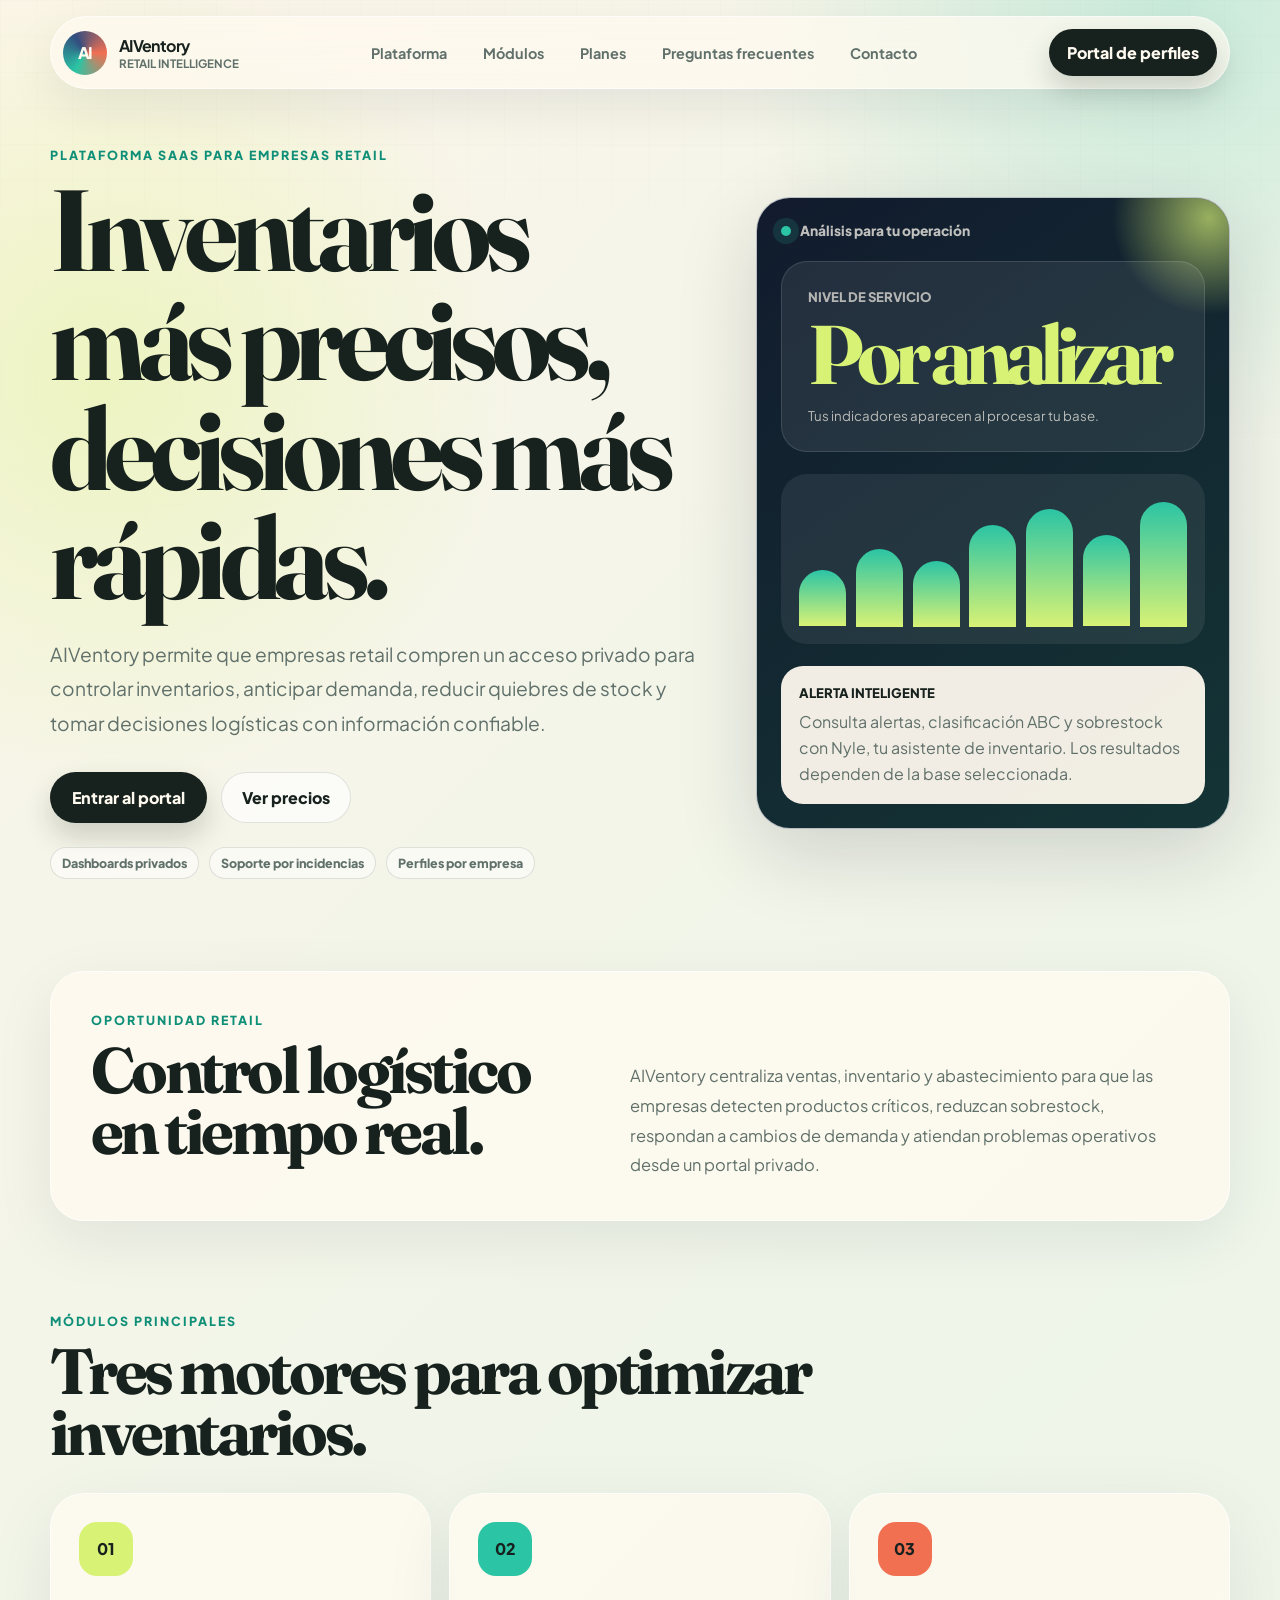
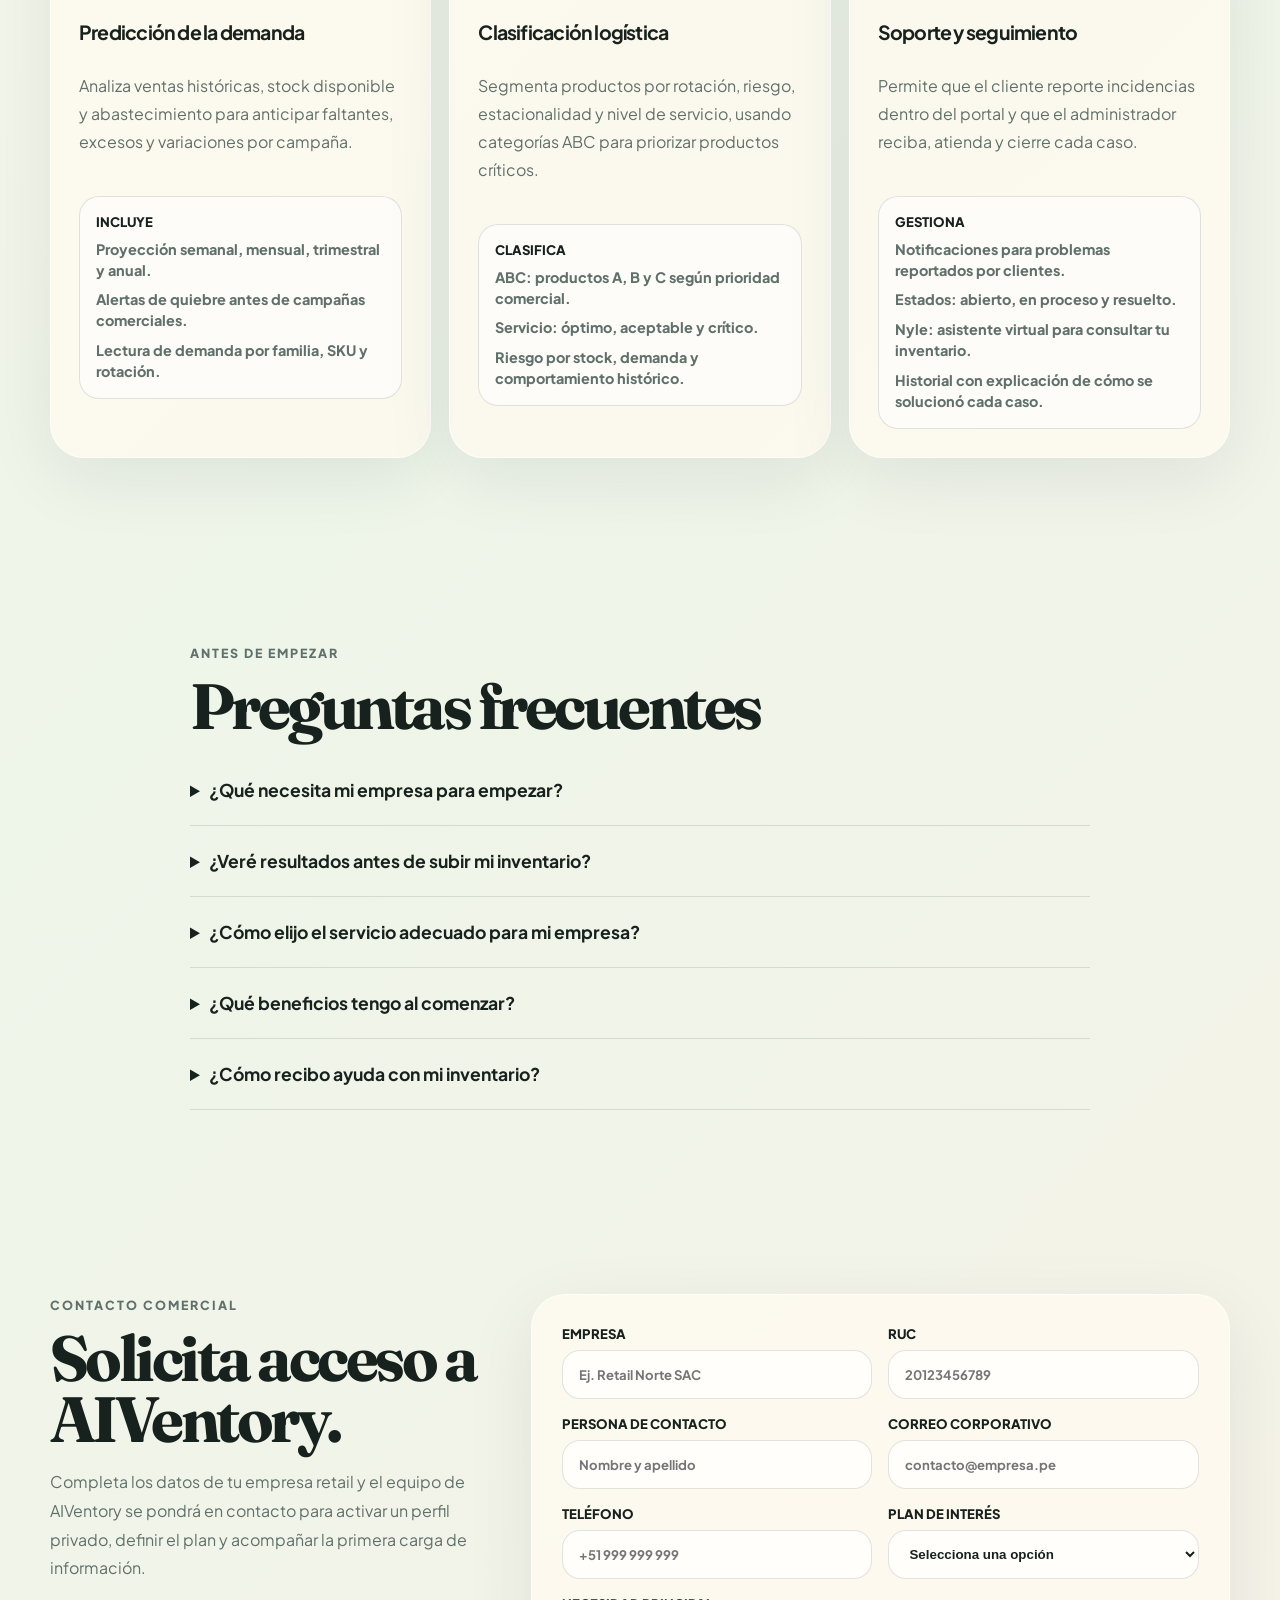
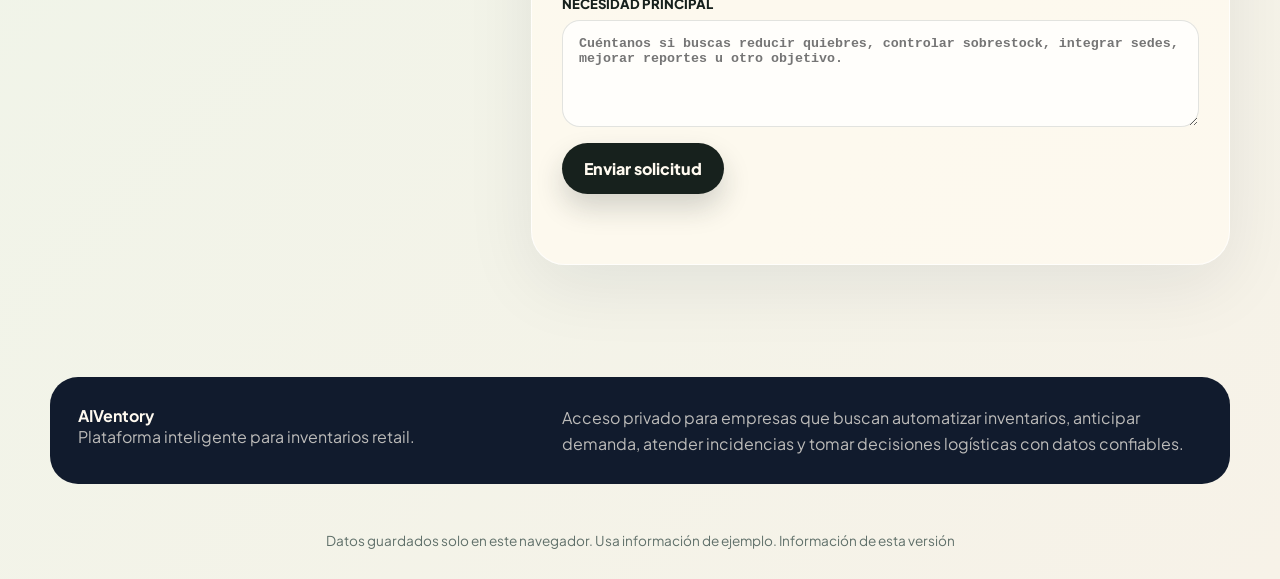
<file: index.html>
<!DOCTYPE html>
<html lang="es">
  <head>
    <meta charset="UTF-8" />
    <meta name="viewport" content="width=device-width, initial-scale=1.0" />
    <title>AIVentory | Plataforma inteligente de inventarios</title>
    <meta
      name="description"
      content="AIVentory ayuda a empresas retail a optimizar inventarios con predicción de demanda, clasificación logística, dashboards privados y soporte operativo."
    />
    <link rel="preconnect" href="https://fonts.googleapis.com" />
    <link rel="preconnect" href="https://fonts.gstatic.com" crossorigin />
    <link
      href="https://fonts.googleapis.com/css2?family=Fraunces:opsz,wght@9..144,700;9..144,800&family=Plus+Jakarta+Sans:wght@400;500;600;700;800&display=swap"
      rel="stylesheet"
    />
    <link rel="stylesheet" href="styles.css" />
    <link rel="stylesheet" href="local.css" />
  </head>
  <body>
    <div class="grain"></div>

    <header class="site-header">
      <a class="brand" href="#inicio" aria-label="Ir al inicio de AIVentory">
        <span class="brand-mark">AI</span>
        <span>
          <strong>AIVentory</strong>
          <small>Retail intelligence</small>
        </span>
      </a>

      <nav class="main-nav" aria-label="Navegación principal">
        <a href="#plataforma">Plataforma</a>
        <a href="#modulos">Módulos</a>
        <a href="planes.html">Planes</a>
        <a href="#preguntas">Preguntas frecuentes</a>
        <a href="#contacto">Contacto</a>
      </nav>

      <a class="header-action" href="portal.html">Portal de perfiles</a>
    </header>

    <main>
      <section class="hero section" id="inicio">
        <div class="hero-copy reveal">
          <p class="eyebrow">Plataforma SaaS para empresas retail</p>
          <h1>Inventarios más precisos, decisiones más rápidas.</h1>
          <p class="hero-text">
            AIVentory permite que empresas retail compren un acceso privado para
            controlar inventarios, anticipar demanda, reducir quiebres de stock
            y tomar decisiones logísticas con información confiable.
          </p>
          <div class="hero-actions">
            <a class="primary-action" href="portal.html">Entrar al portal</a>
            <a class="secondary-action" href="planes.html">Ver precios</a>
          </div>
          <div class="trust-row" aria-label="Características principales">
            <span>Dashboards privados</span>
            <span>Soporte por incidencias</span>
            <span>Perfiles por empresa</span>
          </div>
        </div>

        <aside class="hero-panel reveal" aria-label="Resumen de AIVentory">
          <div class="panel-topline">
            <span class="live-dot"></span>
            Análisis para tu operación
          </div>
          <div class="score-card">
            <span class="score-label">Nivel de servicio</span>
            <strong>Por analizar</strong>
            <small>Tus indicadores aparecen al procesar tu base.</small>
          </div>
          <div class="mini-chart" aria-label="Ilustración de una tendencia de demanda">
            <span style="--height: 42%"></span>
            <span style="--height: 58%"></span>
            <span style="--height: 49%"></span>
            <span style="--height: 76%"></span>
            <span style="--height: 88%"></span>
            <span style="--height: 68%"></span>
            <span style="--height: 93%"></span>
          </div>
          <div class="insight-card">
            <span>Alerta inteligente</span>
            <p>
              Consulta alertas, clasificación ABC y sobrestock con Nyle, tu asistente
              de inventario. Los resultados dependen de la base seleccionada.
            </p>
          </div>
        </aside>
      </section>

      <section class="section problem-strip reveal" id="plataforma">
        <div>
          <p class="eyebrow">Oportunidad retail</p>
          <h2>Control logístico en tiempo real.</h2>
        </div>
        <p>
          AIVentory centraliza ventas, inventario y abastecimiento para que las
          empresas detecten productos críticos, reduzcan sobrestock, respondan a
          cambios de demanda y atiendan problemas operativos desde un portal
          privado.
        </p>
      </section>

      <section class="section modules" id="modulos">
        <div class="section-heading reveal">
          <p class="eyebrow">Módulos principales</p>
          <h2>Tres motores para optimizar inventarios.</h2>
        </div>

        <div class="module-grid">
          <article class="module-card reveal">
            <span class="module-number">01</span>
            <h3>Predicción de la demanda</h3>
            <p>
              Analiza ventas históricas, stock disponible y abastecimiento para
              anticipar faltantes, excesos y variaciones por campaña.
            </p>
            <div class="module-detail">
              <strong>Incluye</strong>
              <span>Proyección semanal, mensual, trimestral y anual.</span>
              <span>Alertas de quiebre antes de campañas comerciales.</span>
              <span>Lectura de demanda por familia, SKU y rotación.</span>
            </div>
          </article>

          <article class="module-card reveal">
            <span class="module-number">02</span>
            <h3>Clasificación logística</h3>
            <p>
              Segmenta productos por rotación, riesgo, estacionalidad y nivel de
              servicio, usando categorías ABC para priorizar productos críticos.
            </p>
            <div class="module-detail">
              <strong>Clasifica</strong>
              <span>ABC: productos A, B y C según prioridad comercial.</span>
              <span>Servicio: óptimo, aceptable y crítico.</span>
              <span>Riesgo por stock, demanda y comportamiento histórico.</span>
            </div>
          </article>

          <article class="module-card reveal">
            <span class="module-number">03</span>
            <h3>Soporte y seguimiento</h3>
            <p>
              Permite que el cliente reporte incidencias dentro del portal y que
              el administrador reciba, atienda y cierre cada caso.
            </p>
            <div class="module-detail">
              <strong>Gestiona</strong>
              <span>Notificaciones para problemas reportados por clientes.</span>
              <span>Estados: abierto, en proceso y resuelto.</span>
              <span>Nyle: asistente virtual para consultar tu inventario.</span>
              <span>Historial con explicación de cómo se solucionó cada caso.</span>
            </div>
          </article>
        </div>
      </section>

    <section id="preguntas" class="section"><div class="faq"><p class="eyebrow">Antes de empezar</p><h2>Preguntas frecuentes</h2>
      <details><summary>¿Qué necesita mi empresa para empezar?</summary><p>Una cuenta de cliente y un archivo Excel, CSV o PDF con una tabla que incluya Producto, Stock y Demanda o Ventas. Categoría es opcional. El PDF debe tener texto seleccionable. Desde el portal podrás cargar la base y generar su análisis.</p></details>
      <details><summary>¿Veré resultados antes de subir mi inventario?</summary><p>No. Los indicadores, la clasificación y las respuestas de Nyle sobre productos aparecen al procesar o seleccionar una base de tu empresa. Las proyecciones son estimaciones para apoyar tus decisiones, no garantías de ventas.</p></details>
      <details><summary>¿Cómo elijo el servicio adecuado para mi empresa?</summary><p>En la sección Planes puedes comparar las opciones según el tamaño y las necesidades de tu operación. Si necesitas orientación, déjanos tus datos en Contacto y te ayudaremos a elegir.</p></details>
      <details><summary>¿Qué beneficios tengo al comenzar?</summary><p>Los beneficios dependen de la modalidad: puedes acceder a días de prueba, descuentos o meses incluidos sin costo adicional. Consulta las condiciones de cada opción en Planes.</p></details>
      <details><summary>¿Cómo recibo ayuda con mi inventario?</summary><p>En tu perfil puedes consultar a Nyle sobre una base de datos, revisar alertas y reportar incidencias desde Soporte. El administrador podrá dar seguimiento al caso e indicar la solución aplicada.</p></details>
    </div></section>

      <section class="section contact-section reveal" id="contacto">
        <div class="contact-copy">
          <p class="eyebrow">Contacto comercial</p>
          <h2>Solicita acceso a AIVentory.</h2>
          <p>
            Completa los datos de tu empresa retail y el equipo de AIVentory se
            pondrá en contacto para activar un perfil privado, definir el plan y
            acompañar la primera carga de información.
          </p>
        </div>

        <form class="contact-form" id="leadForm">
          <label>
            Empresa
            <input name="company" type="text" placeholder="Ej. Retail Norte SAC" required />
          </label>
          <label>
            RUC
            <input name="ruc" type="text" placeholder="20123456789" required />
          </label>
          <label>
            Persona de contacto
            <input name="contact" type="text" placeholder="Nombre y apellido" required />
          </label>
          <label>
            Correo corporativo
            <input name="email" type="email" placeholder="contacto@empresa.pe" required />
          </label>
          <label>
            Teléfono
            <input name="phone" type="tel" placeholder="+51 999 999 999" required />
          </label>
          <label>
            Plan de interés
            <select name="plan" required>
              <option value="">Selecciona una opción</option>
              <option value="Retail Pro">Retail Pro</option>
              <option value="Enterprise">Enterprise</option>
              <option value="Aún no definido">Aún no definido</option>
            </select>
          </label>
          <label class="full-field">
            Necesidad principal
            <textarea
              name="message"
              rows="5"
              placeholder="Cuéntanos si buscas reducir quiebres, controlar sobrestock, integrar sedes, mejorar reportes u otro objetivo."
              required
            ></textarea>
          </label>
          <button class="primary-action" type="submit">Enviar solicitud</button>
          <strong class="form-status" id="leadStatus" aria-live="polite"></strong>
        </form>
      </section>
    </main>

    <footer class="site-footer">
      <div>
        <strong>AIVentory</strong>
        <span>Plataforma inteligente para inventarios retail.</span>
      </div>
      <p>
        Acceso privado para empresas que buscan automatizar inventarios,
        anticipar demanda, atender incidencias y tomar decisiones logísticas con
        datos confiables.
      </p>
    </footer>

    <script src="local.js"></script>
    <script src="script.js"></script>
  <p style="text-align:center;padding:16px;font-size:.85rem;color:#60706a">Datos guardados solo en este navegador. Usa información de ejemplo. <a href="LEEME.txt">Información de esta versión</a></p></body>
</html>
</file>
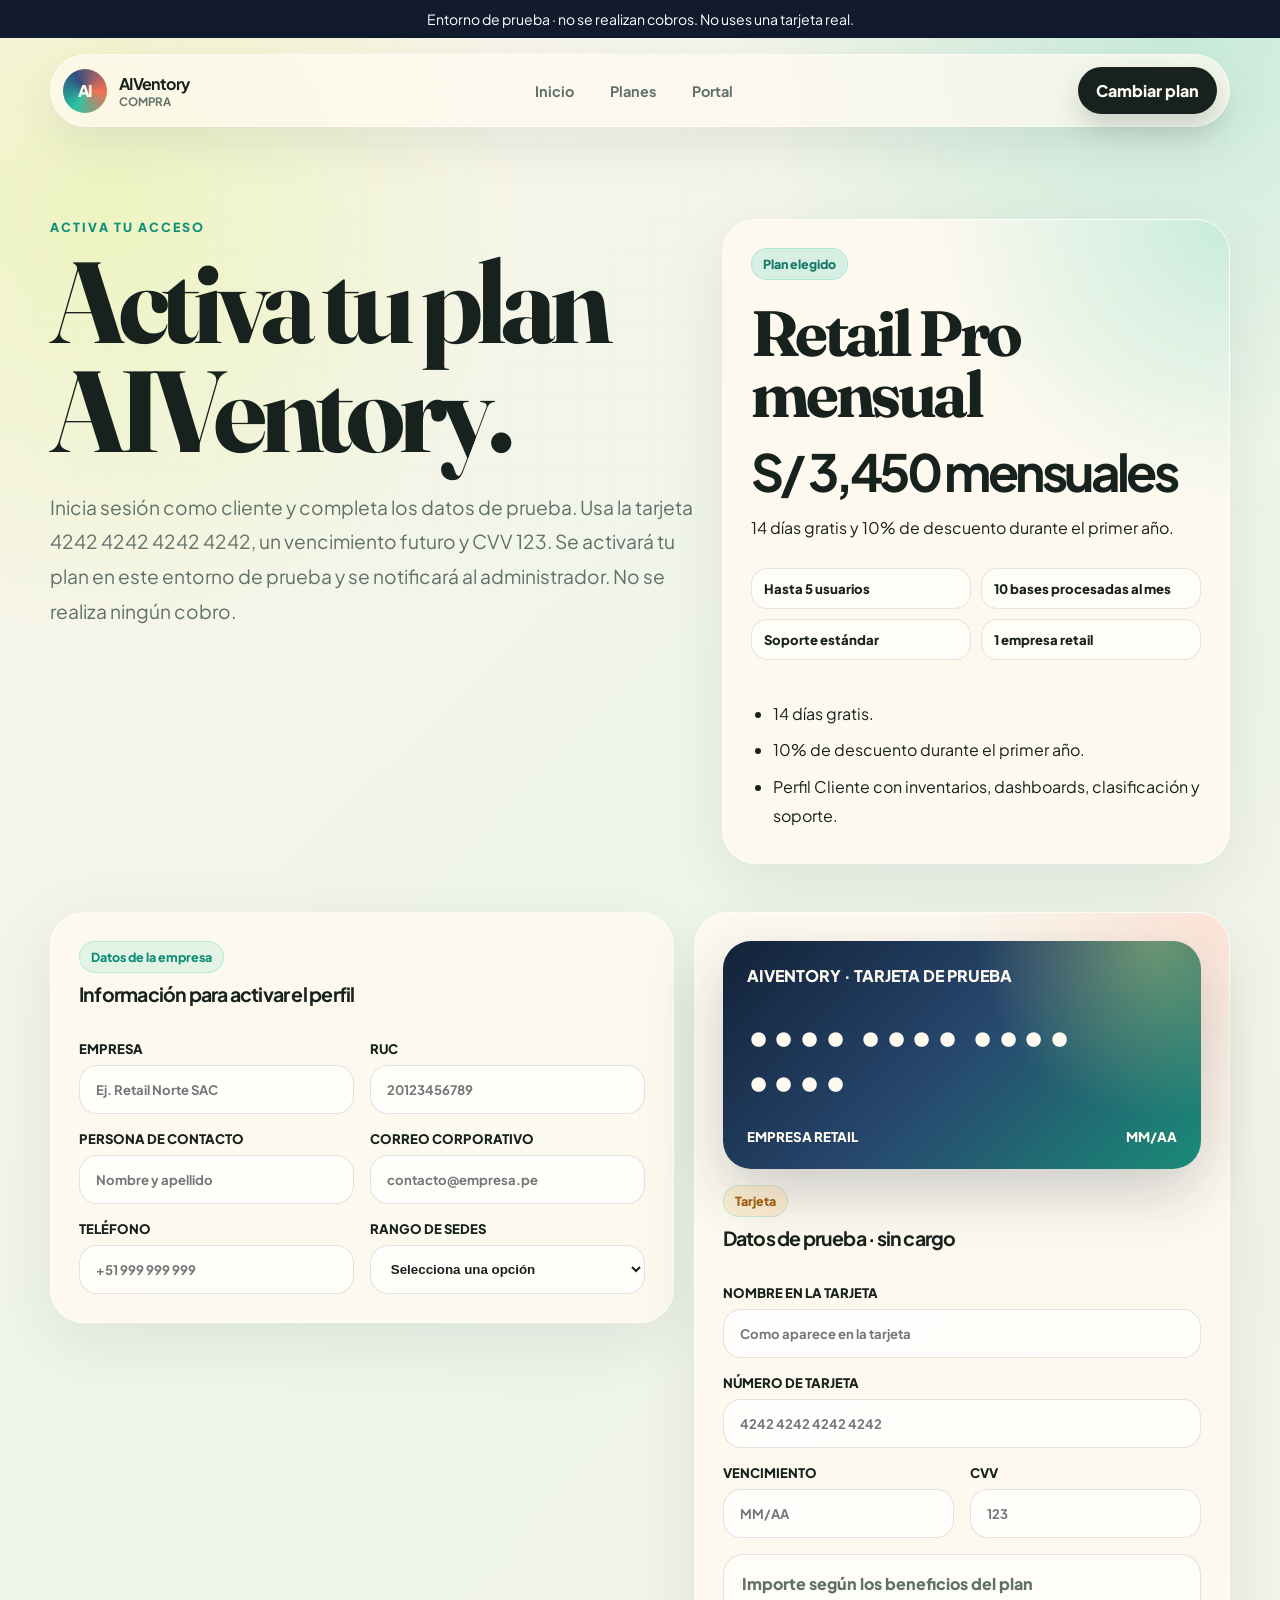
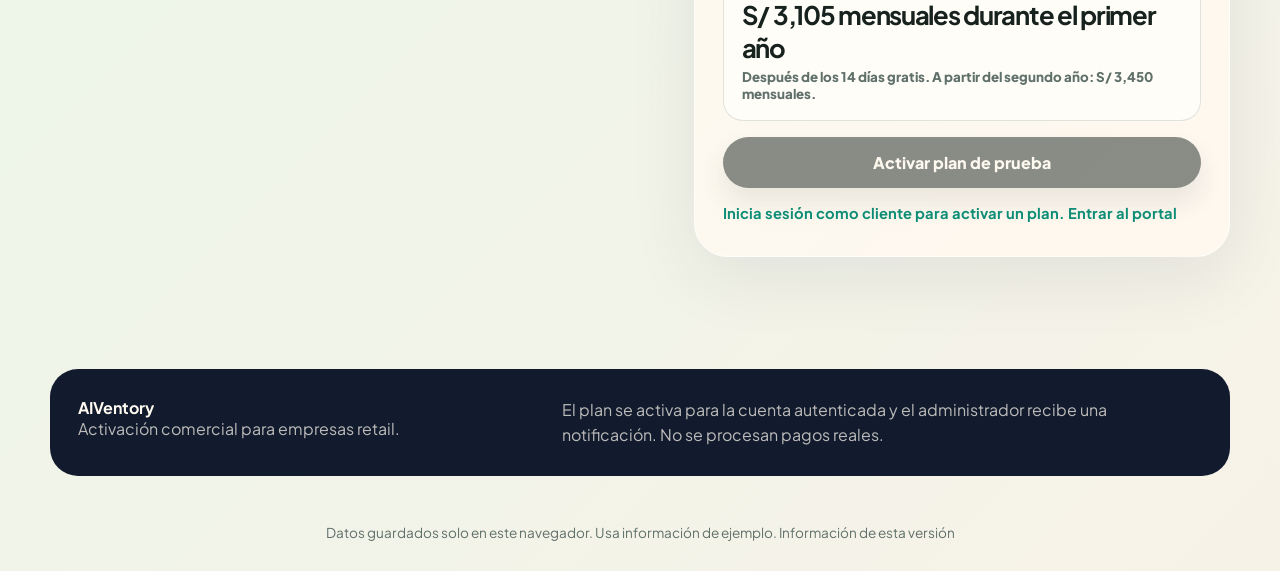
<file: comprar.html>
<!DOCTYPE html>
<html lang="es">
  <head>
    <meta charset="UTF-8" />
    <meta name="viewport" content="width=device-width, initial-scale=1.0" />
    <title>AIVentory | Checkout de prueba</title>
    <meta
      name="description"
      content="Completa la compra de tu plan AIVentory y registra los datos de activación para tu empresa retail."
    />
    <link rel="preconnect" href="https://fonts.googleapis.com" />
    <link rel="preconnect" href="https://fonts.gstatic.com" crossorigin />
    <link
      href="https://fonts.googleapis.com/css2?family=Fraunces:opsz,wght@9..144,700;9..144,800&family=Plus+Jakarta+Sans:wght@400;500;600;700;800&display=swap"
      rel="stylesheet"
    />
    <link rel="stylesheet" href="styles.css" />
    <link rel="stylesheet" href="local.css" />
  </head>
  <body>
    <div class="local-banner">Entorno de prueba · no se realizan cobros. No uses una tarjeta real.</div>
    <div class="grain"></div>

    <header class="site-header">
      <a class="brand" href="index.html" aria-label="Volver a AIVentory">
        <span class="brand-mark">AI</span>
        <span>
          <strong>AIVentory</strong>
          <small>Compra</small>
        </span>
      </a>

      <nav class="main-nav" aria-label="Navegación de compra">
        <a href="index.html">Inicio</a>
        <a href="planes.html">Planes</a>
        <a href="portal.html">Portal</a>
      </nav>

      <a class="header-action" href="planes.html">Cambiar plan</a>
    </header>

    <main>
      <section class="section checkout-hero reveal">
        <div>
          <p class="eyebrow">Activa tu acceso</p>
          <h1>Activa tu plan AIVentory.</h1>
          <p class="hero-text">
            Inicia sesión como cliente y completa los datos de prueba. Usa la tarjeta
            4242 4242 4242 4242, un vencimiento futuro y CVV 123. Se activará tu plan
            en este entorno de prueba y se notificará al administrador. No se realiza ningún cobro.
          </p>
        </div>
        <aside class="checkout-plan-card">
          <span class="chip success">Plan elegido</span>
          <h2 id="checkoutPlanName">Retail Pro mensual</h2>
          <strong id="checkoutPlanPrice">S/ 3,450 mensuales</strong>
          <p id="checkoutPlanOffer">14 días gratis y 10% de descuento durante el primer año.</p>
          <div class="plan-capacity-grid" id="checkoutPlanCapacity"></div>
          <ul class="checkout-benefits" id="checkoutPlanBenefits"></ul>
        </aside>
      </section>

      <section class="section checkout-section reveal">
        <form class="checkout-form" id="purchaseForm">
          <input type="hidden" name="planKey" id="checkoutPlanKey" />

          <div class="checkout-form-panel">
            <div class="card-heading">
              <div>
                <span class="chip">Datos de la empresa</span>
                <h3>Información para activar el perfil</h3>
              </div>
            </div>

            <label>
              Empresa
              <input name="company" type="text" placeholder="Ej. Retail Norte SAC" required />
            </label>
            <label>
              RUC
              <input name="ruc" type="text" inputmode="numeric" placeholder="20123456789" required />
            </label>
            <label>
              Persona de contacto
              <input name="contact" type="text" placeholder="Nombre y apellido" required />
            </label>
            <label>
              Correo corporativo
              <input name="email" type="email" placeholder="contacto@empresa.pe" required />
            </label>
            <label>
              Teléfono
              <input name="phone" type="tel" placeholder="+51 999 999 999" required />
            </label>
            <label>
              Rango de sedes
              <select name="stores" required>
                <option value="">Selecciona una opción</option>
                <option value="1 sede">1 sede</option>
                <option value="2 a 5 sedes">2 a 5 sedes</option>
                <option value="6 a 20 sedes">6 a 20 sedes</option>
                <option value="Más de 20 sedes">Más de 20 sedes</option>
              </select>
            </label>
          </div>

          <div class="checkout-form-panel payment-panel">
            <div class="payment-card-preview" aria-label="Vista de tarjeta">
              <span>AIVentory · TARJETA DE PRUEBA</span>
              <strong id="cardPreviewNumber">•••• •••• •••• ••••</strong>
              <div>
                <small id="cardPreviewName">EMPRESA RETAIL</small>
                <small id="cardPreviewExpiry">MM/AA</small>
              </div>
            </div>

            <div class="card-heading">
              <div>
                <span class="chip warning">Tarjeta</span>
                <h3>Datos de prueba · sin cargo</h3>
              </div>
            </div>

            <label class="full-field">
              Nombre en la tarjeta
              <input name="cardName" type="text" placeholder="Como aparece en la tarjeta" required />
            </label>
            <label class="full-field">
              Número de tarjeta
              <input
                name="cardNumber"
                type="text"
                inputmode="numeric"
                maxlength="19"
                placeholder="4242 4242 4242 4242"
                required
              />
            </label>
            <label>
              Vencimiento
              <input name="expiry" type="text" maxlength="5" placeholder="MM/AA" required />
            </label>
            <label>
              CVV
              <input name="cvv" type="password" inputmode="numeric" maxlength="4" placeholder="123" required />
            </label>

            <div class="checkout-total">
              <span>Importe según los beneficios del plan</span>
              <strong id="checkoutTotal">S/ 3,450 mensuales</strong>
              <small id="checkoutTotalNote">Beneficio aplicado según el plan elegido.</small>
            </div>

            <button class="primary-action" type="submit">Activar plan de prueba</button>
            <strong class="form-status" id="purchaseStatus" aria-live="polite"></strong>
          </div>
        </form>
      </section>
    </main>

    <footer class="site-footer">
      <div>
        <strong>AIVentory</strong>
        <span>Activación comercial para empresas retail.</span>
      </div>
      <p>
        El plan se activa para la cuenta autenticada y el
        administrador recibe una notificación. No se procesan pagos reales.
      </p>
    </footer>

    <script src="local.js"></script><script src="script.js"></script>
  <p style="text-align:center;padding:16px;font-size:.85rem;color:#60706a">Datos guardados solo en este navegador. Usa información de ejemplo. <a href="LEEME.txt">Información de esta versión</a></p></body>
</html>
</file>
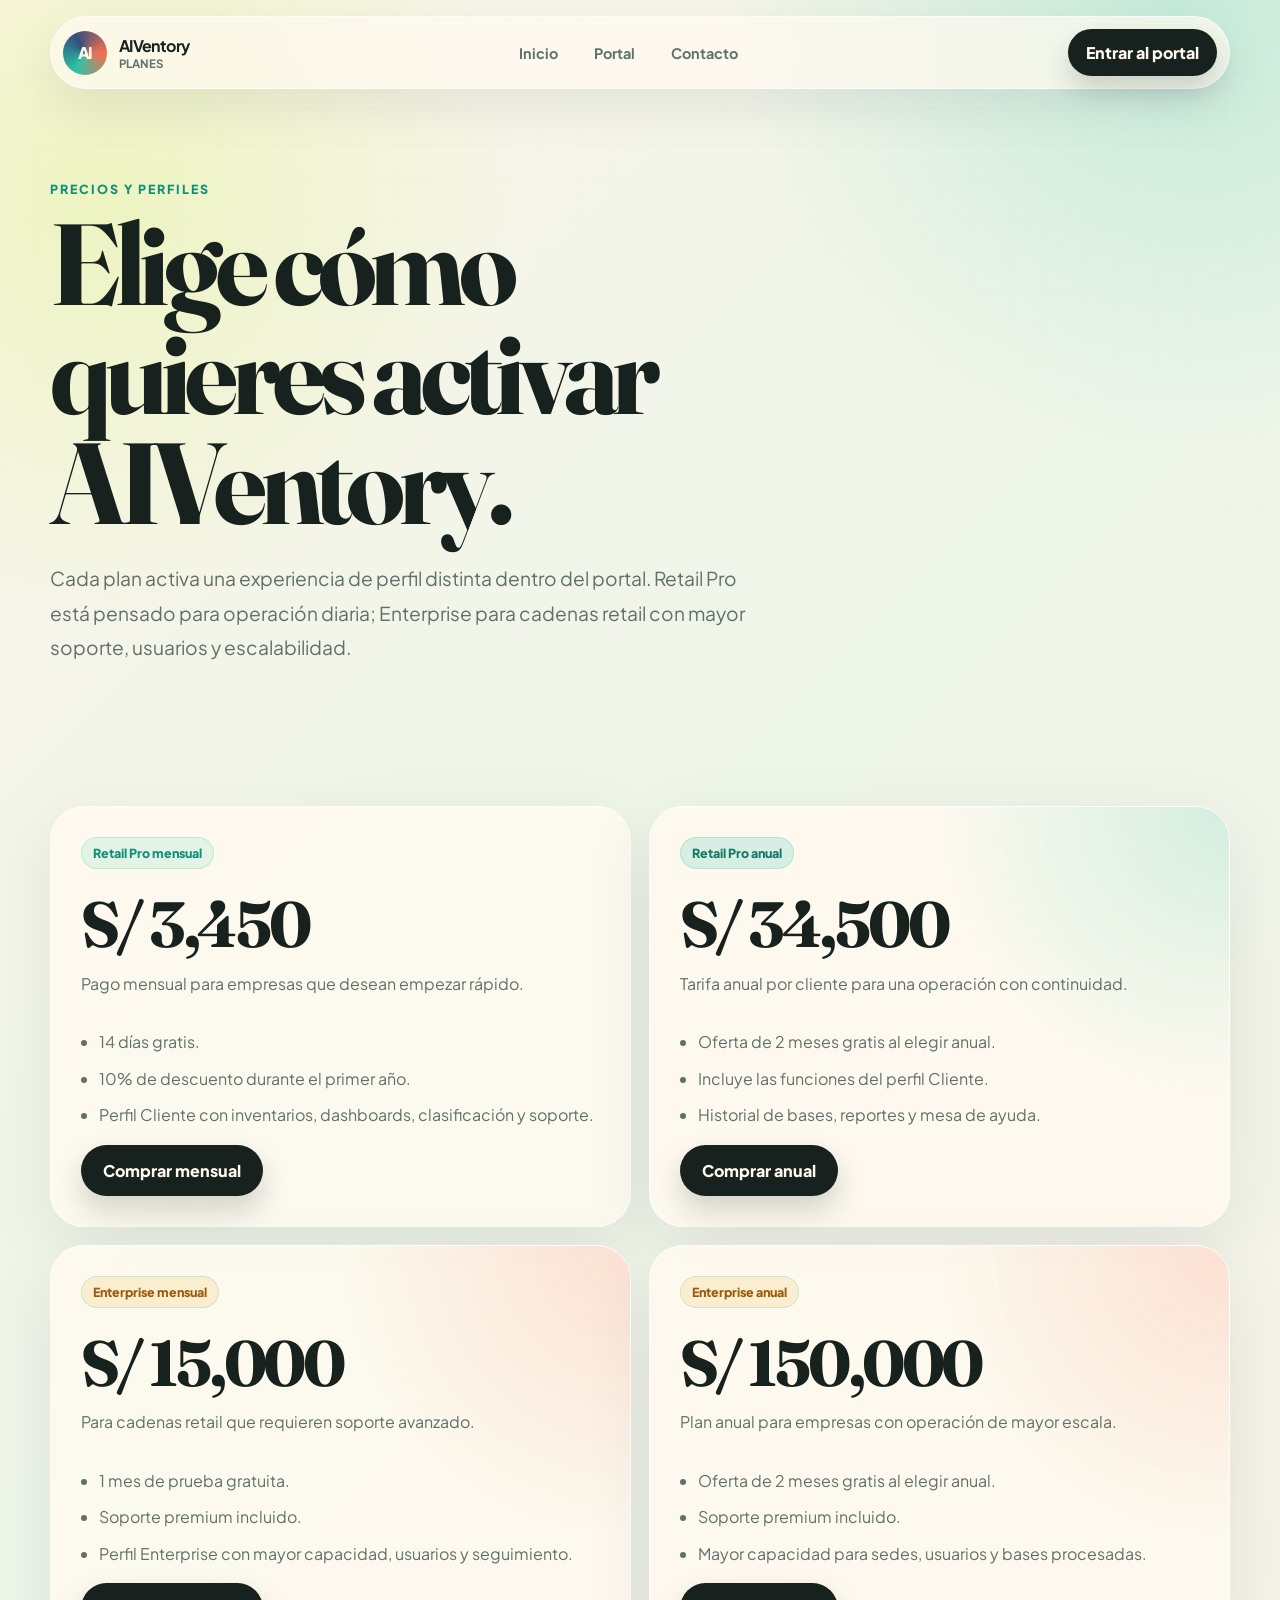
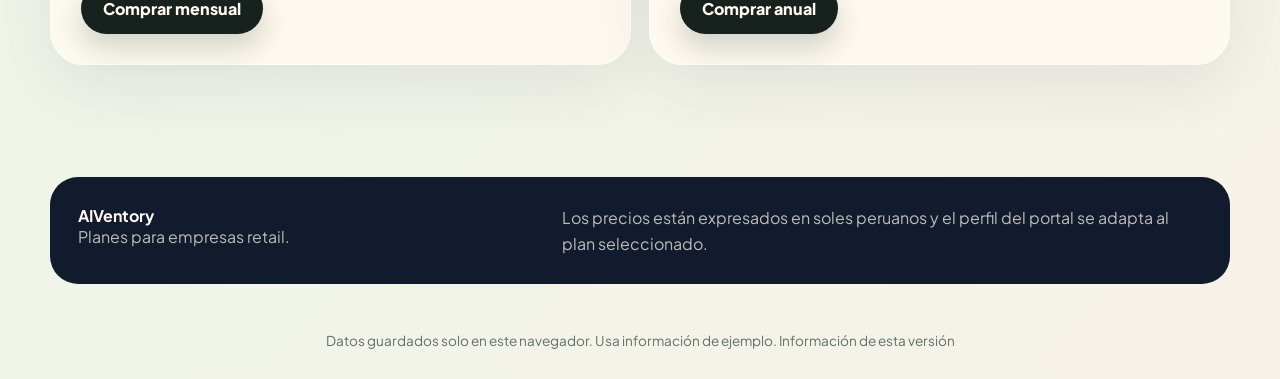
<file: planes.html>
<!DOCTYPE html>
<html lang="es">
  <head>
    <meta charset="UTF-8" />
    <meta name="viewport" content="width=device-width, initial-scale=1.0" />
    <title>Planes AIVentory | Precios y perfiles</title>
    <meta
      name="description"
      content="Elige el plan de AIVentory para empresas retail: Retail Pro o Enterprise, mensual o anual."
    />
    <link rel="preconnect" href="https://fonts.googleapis.com" />
    <link rel="preconnect" href="https://fonts.gstatic.com" crossorigin />
    <link
      href="https://fonts.googleapis.com/css2?family=Fraunces:opsz,wght@9..144,700;9..144,800&family=Plus+Jakarta+Sans:wght@400;500;600;700;800&display=swap"
      rel="stylesheet"
    />
    <link rel="stylesheet" href="styles.css" />
    <link rel="stylesheet" href="local.css" />
  </head>
  <body>
    <div class="grain"></div>

    <header class="site-header">
      <a class="brand" href="index.html" aria-label="Volver a AIVentory">
        <span class="brand-mark">AI</span>
        <span>
          <strong>AIVentory</strong>
          <small>Planes</small>
        </span>
      </a>

      <nav class="main-nav" aria-label="Navegación de planes">
        <a href="index.html">Inicio</a>
        <a href="portal.html">Portal</a>
        <a href="index.html#contacto">Contacto</a>
      </nav>

      <a class="header-action" href="portal.html">Entrar al portal</a>
    </header>

    <main>
      <section class="section pricing-hero reveal">
        <p class="eyebrow">Precios y perfiles</p>
        <h1>Elige cómo quieres activar AIVentory.</h1>
        <p class="hero-text">
          Cada plan activa una experiencia de perfil distinta dentro del portal.
          Retail Pro está pensado para operación diaria; Enterprise para cadenas
          retail con mayor soporte, usuarios y escalabilidad.
        </p>
      </section>

      <section class="section pricing-section reveal">
        <div class="pricing-grid">
          <article class="pricing-card">
            <span class="chip">Retail Pro mensual</span>
            <h2>S/ 3,450</h2>
            <p>Pago mensual para empresas que desean empezar rápido.</p>
            <ul data-plan-benefits="retail-pro-monthly">
              <li>14 días gratis.</li>
              <li>10% de descuento durante el primer año.</li>
              <li>Perfil Cliente con inventarios, dashboards, clasificación y soporte.</li>
            </ul>
            <a class="primary-action" href="comprar.html?plan=retail-pro-monthly" data-select-plan="retail-pro-monthly">
              Comprar mensual
            </a>
          </article>

          <article class="pricing-card highlighted">
            <span class="chip success">Retail Pro anual</span>
            <h2>S/ 34,500</h2>
            <p>Tarifa anual por cliente para una operación con continuidad.</p>
            <ul data-plan-benefits="retail-pro-annual">
              <li>Oferta de 2 meses gratis al elegir anual.</li>
              <li>Incluye las funciones del perfil Cliente.</li>
              <li>Historial de bases, reportes y mesa de ayuda.</li>
            </ul>
            <a class="primary-action" href="comprar.html?plan=retail-pro-annual" data-select-plan="retail-pro-annual">
              Comprar anual
            </a>
          </article>

          <article class="pricing-card enterprise">
            <span class="chip warning">Enterprise mensual</span>
            <h2>S/ 15,000</h2>
            <p>Para cadenas retail que requieren soporte avanzado.</p>
            <ul data-plan-benefits="enterprise-monthly">
              <li>1 mes de prueba gratuita.</li>
              <li>Soporte premium incluido.</li>
              <li>Perfil Enterprise con mayor capacidad, usuarios y seguimiento.</li>
            </ul>
            <a class="primary-action" href="comprar.html?plan=enterprise-monthly" data-select-plan="enterprise-monthly">
              Comprar mensual
            </a>
          </article>

          <article class="pricing-card enterprise highlighted">
            <span class="chip warning">Enterprise anual</span>
            <h2>S/ 150,000</h2>
            <p>Plan anual para empresas con operación de mayor escala.</p>
            <ul data-plan-benefits="enterprise-annual">
              <li>Oferta de 2 meses gratis al elegir anual.</li>
              <li>Soporte premium incluido.</li>
              <li>Mayor capacidad para sedes, usuarios y bases procesadas.</li>
            </ul>
            <a class="primary-action" href="comprar.html?plan=enterprise-annual" data-select-plan="enterprise-annual">
              Comprar anual
            </a>
          </article>
        </div>

      </section>
    </main>

    <footer class="site-footer">
      <div>
        <strong>AIVentory</strong>
        <span>Planes para empresas retail.</span>
      </div>
      <p>
        Los precios están expresados en soles peruanos y el perfil del portal se
        adapta al plan seleccionado.
      </p>
    </footer>

    <script src="local.js"></script><script src="script.js"></script>
  <p style="text-align:center;padding:16px;font-size:.85rem;color:#60706a">Datos guardados solo en este navegador. Usa información de ejemplo. <a href="LEEME.txt">Información de esta versión</a></p></body>
</html>
</file>
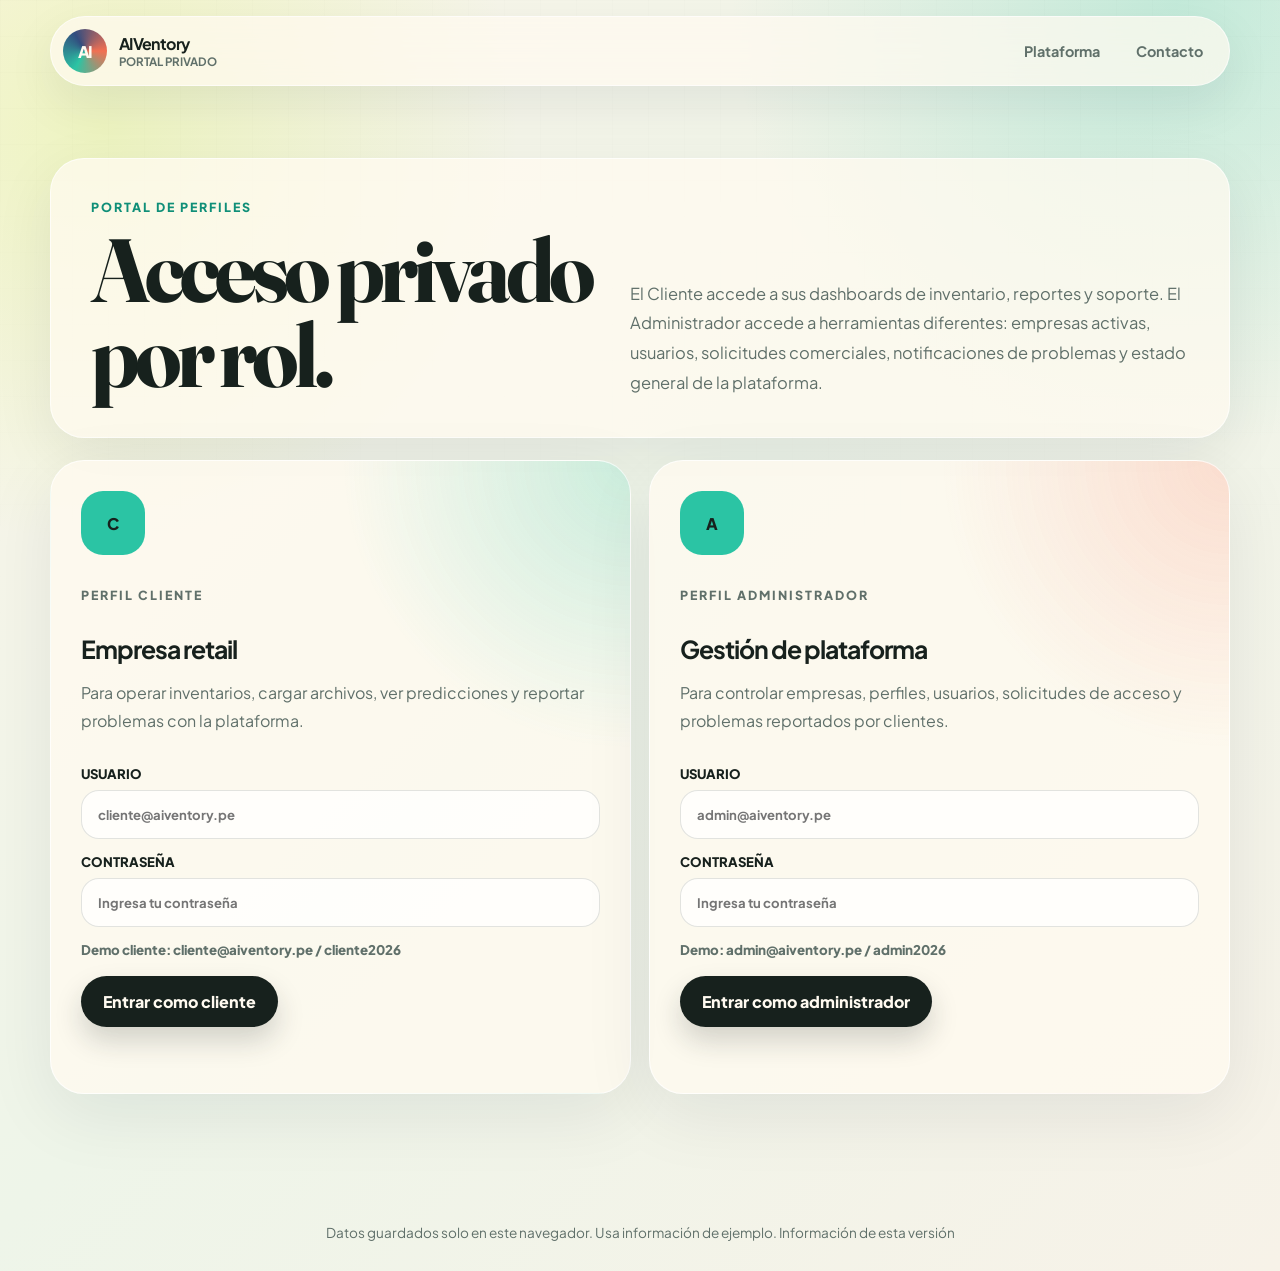
<file: portal.html>
<!DOCTYPE html>
<html lang="es">
  <head>
    <meta charset="UTF-8" />
    <meta name="viewport" content="width=device-width, initial-scale=1.0" />
    <title>Portal AIVentory | Perfiles privados</title>
    <meta
      name="description"
      content="Portal privado de AIVentory para perfiles Cliente y Administrador."
    />
    <link rel="preconnect" href="https://fonts.googleapis.com" />
    <link rel="preconnect" href="https://fonts.gstatic.com" crossorigin />
    <link
      href="https://fonts.googleapis.com/css2?family=Fraunces:opsz,wght@9..144,700;9..144,800&family=Plus+Jakarta+Sans:wght@400;500;600;700;800&display=swap"
      rel="stylesheet"
    />
    <link rel="stylesheet" href="styles.css" />
    <link rel="stylesheet" href="local.css" />
  </head>
  <body class="portal-page">
    <div class="grain"></div>

    <header class="site-header">
      <a class="brand" href="index.html" aria-label="Volver a AIVentory">
        <span class="brand-mark">AI</span>
        <span>
          <strong>AIVentory</strong>
          <small>Portal privado</small>
        </span>
      </a>

      <nav class="main-nav" aria-label="Navegación del portal">
        <a href="index.html#plataforma">Plataforma</a>
        <a href="index.html#contacto">Contacto</a>
      </nav>

      <button class="header-action hidden" id="logoutButton">Cerrar sesión</button>
    </header>

    <main>
      <section class="section portal-gate reveal" id="acceso">
        <div class="access-intro">
          <div>
            <p class="eyebrow">Portal de perfiles</p>
            <h1>Acceso privado por rol.</h1>
          </div>
          <p>
            El Cliente accede a sus dashboards de inventario, reportes y soporte.
            El Administrador accede a herramientas diferentes: empresas activas,
            usuarios, solicitudes comerciales, notificaciones de problemas y
            estado general de la plataforma.
          </p>
        </div>

        <div class="login-grid" aria-label="Formularios de acceso">
          <form class="login-card client" method="post" data-login-form data-login-role="cliente">
            <span class="profile-icon">C</span>
            <p class="eyebrow">Perfil Cliente</p>
            <h3>Empresa retail</h3>
            <p>
              Para operar inventarios, cargar archivos, ver predicciones y
              reportar problemas con la plataforma.
            </p>
            <label>
              Usuario
              <input
                type="email"
                name="user"
                autocomplete="username"
                placeholder="cliente@aiventory.pe"
                required
              />
            </label>
            <label>
              Contraseña
              <input
                type="password"
                name="password"
                autocomplete="current-password"
                placeholder="Ingresa tu contraseña"
                required
              />
            </label>
            <small>Demo cliente: cliente@aiventory.pe / cliente2026</small>
            <button class="primary-action" type="submit">Entrar como cliente</button>
            <strong class="login-status" aria-live="polite"></strong>
          </form>

          <form class="login-card admin" method="post" data-login-form data-login-role="admin">
            <span class="profile-icon">A</span>
            <p class="eyebrow">Perfil Administrador</p>
            <h3>Gestión de plataforma</h3>
            <p>
              Para controlar empresas, perfiles, usuarios, solicitudes de acceso
              y problemas reportados por clientes.
            </p>
            <label>
              Usuario
              <input
                type="email"
                name="user"
                autocomplete="username"
                placeholder="admin@aiventory.pe"
                required
              />
            </label>
            <label>
              Contraseña
              <input
                type="password"
                name="password"
                autocomplete="current-password"
                placeholder="Ingresa tu contraseña"
                required
              />
            </label>
            <small>Demo: admin@aiventory.pe / admin2026</small>
            <button class="primary-action" type="submit">Entrar como administrador</button>
            <strong class="login-status" aria-live="polite"></strong>
          </form>
        </div>
      </section>

      <section class="section app-shell profile-workspace locked" id="workspace">
        <aside class="dashboard-sidebar">
          <div class="sidebar-profile">
            <span class="avatar" id="workspaceAvatar">CR</span>
            <div>
              <strong id="workspaceName">Retail Norte</strong>
              <small id="workspaceRole">Cuenta cliente</small>
            </div>
          </div>

          <button class="notification-card" id="notificationButton" type="button">
            <span>Notificaciones</span>
            <strong id="notificationCount">0</strong>
          </button>

          <div id="roleNav"></div>
        </aside>

        <div class="dashboard-main" id="demo">
          <aside class="notification-drawer hidden" id="notificationDrawer" aria-live="polite">
            <div class="card-heading">
              <div>
                <span class="chip warning">Notificaciones</span>
                <h3>Actividad pendiente</h3>
              </div>
              <button class="ghost-button small-button" id="closeNotifications" type="button">
                Cerrar
              </button>
            </div>
            <div id="notificationDrawerList" class="notification-list"></div>
          </aside>

          <div class="dashboard-toolbar">
            <div>
              <p class="eyebrow" id="workspaceEyebrow">Perfil Cliente</p>
              <h2 id="panel-title">Dashboard</h2>
            </div>
            <div class="toolbar-actions">
              <button class="ghost-button" id="refreshData">Actualizar datos</button>
              <button class="primary-action small" id="generateReport">
                Generar reporte
              </button>
            </div>
          </div>

          <section class="panel active" data-panel-content="client-dashboard" data-role-content="cliente">
            <div class="kpi-grid">
              <article class="kpi-card">
                <span>Sobrestock</span>
                <strong id="clientOverstockKpi">—</strong>
                <small id="clientOverstockText">Sube una base de datos para calcular este indicador.</small>
              </article>
              <article class="kpi-card accent">
                <span>Quiebres de inventario</span>
                <strong id="clientStockoutKpi">—</strong>
                <small id="clientStockoutText">Aún no hay productos analizados.</small>
              </article>
              <article class="kpi-card">
                <span>Registros analizados</span>
                <strong id="clientProcessingKpi">—</strong>
                <small id="clientProcessingText">Procesa un archivo para generar métricas.</small>
              </article>
              <article class="kpi-card dark">
                <span>Disponibilidad estimada</span>
                <strong id="clientAccuracyKpi">—</strong>
                <small id="clientAccuracyText">Sin predicción hasta cargar una base.</small>
              </article>
            </div>

            <div class="dashboard-grid">
              <article class="visual-card wide">
                <div class="card-heading">
                  <div>
                    <span class="chip">Predicción</span>
                    <h3>Demanda proyectada por campaña</h3>
                  </div>
                  <small id="demandChartCaption">Sin base procesada</small>
                </div>
                <div class="period-controls" aria-label="Periodo del gráfico de demanda">
                  <button class="period-chip" data-period="semanal" type="button">Semanal</button>
                  <button class="period-chip active" data-period="mensual" type="button">Mensual</button>
                  <button class="period-chip" data-period="trimestral" type="button">Trimestral</button>
                  <button class="period-chip" data-period="anual" type="button">Anual</button>
                </div>
                <div class="period-stats" id="periodStats"></div>
                <div class="line-chart" id="demandChart" aria-label="Gráfico de demanda"></div>
              </article>

              <article class="visual-card">
                <div class="card-heading">
                  <div>
                    <span class="chip warning">Riesgo</span>
                    <h3>Alertas críticas</h3>
                  </div>
                </div>
                <ul class="alert-list" id="clientAlertList"></ul>
              </article>
            </div>
          </section>

          <section class="panel" data-panel-content="client-inventory" data-role-content="cliente">
            <div class="upload-card">
              <div>
                <span class="chip">Carga automatizada</span>
                <h3>Sube tu base en Excel, CSV o PDF</h3>
                <p>
                  Carga información de ventas, inventario y abastecimiento para
                  obtener reportes automatizados y recomendaciones logísticas.
                  Las proyecciones son estimaciones orientativas basadas en la información cargada.
                </p>
              </div>
              <label class="upload-zone">
                <input type="file" id="fileInput" accept=".xlsx,.xls,.csv,.txt,.pdf" />
                <span>Arrastra o selecciona tu archivo</span>
                <small id="fileStatus">Excel (.xlsx o .xls), CSV o PDF. Máximo 8 MB.</small>
              </label>
              <p class="upload-format-help">La tabla debe incluir Producto, Stock y Demanda o Ventas; Categoría es opcional. En Excel se utiliza la primera hoja con esos encabezados. El PDF debe contener una tabla con texto seleccionable, no una foto ni un escaneo.</p>
              <div class="upload-actions">
                <button class="primary-action" id="processFileButton" type="button" disabled>
                  Procesar archivo y generar reporte
                </button>
                <small id="processStatus">Selecciona una base de datos para iniciar el análisis.</small>
              </div>
            </div>

            <article class="generated-report hidden" id="generatedReport">
              <div class="card-heading">
                <div>
                  <span class="chip success">Reporte generado</span>
                  <h3 id="reportTitle">Análisis predictivo de inventario</h3>
                </div>
                <span class="status-pill" id="reportDate">Procesado hoy</span>
              </div>
              <div class="report-kpis" id="reportKpis"></div>
              <div class="report-grid">
                <div class="chart-card">
                  <div class="card-heading">
                    <div>
                      <span class="chip">ABC</span>
                      <h3>Distribución de productos</h3>
                    </div>
                  </div>
                  <div class="stack-chart" id="abcStackChart"></div>
                </div>
                <div class="chart-card">
                  <div class="card-heading">
                    <div>
                      <span class="chip warning">Riesgo</span>
                      <h3>Prioridades detectadas</h3>
                    </div>
                  </div>
                  <div class="horizontal-chart" id="riskChart"></div>
                </div>
              </div>
              <div class="recommendation-list" id="reportRecommendations"></div>
            </article>

            <article class="history-card" id="inventoryHistoryCard">
              <div class="card-heading">
                <div>
                  <span class="chip">Historial</span>
                  <h3>Bases de datos subidas</h3>
                </div>
                <small>Ordenado por fecha y hora de procesamiento</small>
              </div>
              <div class="history-list" id="inventoryHistoryList"></div>
            </article>

            <div class="table-card">
              <div class="card-heading">
                <div>
                  <span class="chip">Inventario</span>
                  <h3>Productos monitoreados</h3>
                  <p class="abc-note">
                    La clasificación ABC organiza el inventario por importancia:
                    A prioriza el aporte acumulado a la demanda hasta 80%, B hasta 95%
                    y C el resto. Sin precios, no representa valor monetario.
                  </p>
                </div>
                <span class="status-pill" id="inventoryStatusPill">Sin base procesada</span>
              </div>
              <div class="data-view-switch" aria-label="Vista de datos">
                <button class="filter-chip active" data-inventory-view="all" type="button">
                  Ver base completa
                </button>
                <button class="filter-chip" data-inventory-view="classified" type="button">
                  Ver clasificación por categoría
                </button>
              </div>
              <div class="category-summary hidden" id="categorySummary"></div>
              <div class="table-wrap">
                <table>
                  <thead id="inventoryHead"></thead>
                  <tbody id="inventoryRows"></tbody>
                </table>
              </div>
            </div>
          </section>

          <section class="panel" data-panel-content="client-classification" data-role-content="cliente">
            <div class="classification-intro">
              <div>
                <span class="chip">Base analizada</span>
                <h3 id="classificationSource">Sube una base de datos para ver la clasificación</h3>
              </div>
              <p>
                ABC prioriza la demanda acumulada: A hasta 80%, B hasta 95% y C el resto.
                Sin precios, no representa valor monetario. A requiere mayor
                seguimiento, B control intermedio y C seguimiento básico. Las
                dimensiones de rotación, riesgo, estacionalidad y servicio se
                recalculan según la base procesada.
              </p>
            </div>
            <article class="history-card">
              <div class="card-heading">
                <div>
                  <span class="chip">Historial de clasificación</span>
                  <h3>Bases disponibles para clasificar</h3>
                </div>
                <small>Selecciona una base para ver su clasificación</small>
              </div>
              <div class="history-list" id="classificationHistoryList"></div>
            </article>
            <div class="dimension-filter" aria-label="Filtros de clasificación">
              <button class="filter-chip active" data-filter="todos">Todos</button>
              <button class="filter-chip" data-filter="rotacion">Rotación</button>
              <button class="filter-chip" data-filter="riesgo">Riesgo</button>
              <button class="filter-chip" data-filter="estacionalidad">Estacionalidad</button>
              <button class="filter-chip" data-filter="servicio">Servicio</button>
            </div>
            <div class="dimension-grid" id="dimensionGrid"></div>
          </section>

          <section class="panel" data-panel-content="client-simulator" data-role-content="cliente">
            <div class="simulator in-dashboard">
              <div class="simulator-copy">
                <p class="eyebrow">Análisis de escenarios</p>
                <h2>Evalúa una variación de stock.</h2>
                <p>
                  Ajusta el escenario y observa cómo cambia la recomendación
                  logística antes de ejecutar una decisión operativa.
                </p>
              </div>
              <div class="simulator-card">
                <label for="stockRange">Variación de stock</label>
                <input type="range" id="stockRange" min="-100" max="100" value="0" disabled />
                <div class="range-output">
                  <strong id="stockValue">Sin datos</strong>
                  <span id="stockMessage">Procesa una base para evaluar variaciones.</span>
                </div>
                <div class="scenario-grid">
                  <div>
                    <span>Riesgo estimado</span>
                    <strong id="riskValue">Sin datos</strong>
                  </div>
                  <div>
                    <span>Nivel de servicio</span>
                    <strong id="serviceValue">Sin datos</strong>
                  </div>
                  <div>
                    <span>Acción sugerida</span>
                    <strong id="actionValue">Sin datos</strong>
                  </div>
                </div>
                <div class="scenario-chart-card">
                  <div class="card-heading">
                    <div>
                      <span class="chip">Gráficos del escenario</span>
                      <h3>Impacto estimado</h3>
                    </div>
                    <small id="scenarioChartCaption">Sin base procesada</small>
                  </div>
                  <div class="scenario-bars" aria-label="Gráficos del escenario">
                    <div>
                      <span>Stock disponible</span>
                      <i id="scenarioStockBar" style="--value: 0%"></i>
                      <strong id="scenarioStockMetric">Sin datos</strong>
                    </div>
                    <div>
                      <span>Riesgo operativo</span>
                      <i id="scenarioRiskBar" style="--value: 0%"></i>
                      <strong id="scenarioRiskMetric">Sin datos</strong>
                    </div>
                    <div>
                      <span>Nivel de servicio</span>
                      <i id="scenarioServiceBar" style="--value: 0%"></i>
                      <strong id="scenarioServiceMetric">Sin datos</strong>
                    </div>
                    <div>
                      <span>Sobrestock</span>
                      <i id="scenarioOverstockBar" style="--value: 0%"></i>
                      <strong id="scenarioOverstockMetric">Sin datos</strong>
                    </div>
                  </div>
                </div>
              </div>
            </div>
          </section>

          <section class="panel" data-panel-content="client-support" data-role-content="cliente">
            <div class="support-grid">
              <form class="support-form" id="ticketForm">
                <span class="chip warning">Mesa de ayuda</span>
                <h3>Reportar un problema con la plataforma</h3>
                <p>
                  Describe el inconveniente. El administrador recibirá una
                  notificación y podrá resolver el caso desde su perfil.
                </p>
                <label>
                  Área afectada
                  <select name="area" required>
                    <option value="">Selecciona una opción</option>
                    <option value="Carga de archivos">Carga de archivos</option>
                    <option value="Dashboard">Dashboard</option>
                    <option value="Predicción de demanda">Predicción de demanda</option>
                    <option value="Usuarios y acceso">Usuarios y acceso</option>
                  </select>
                </label>
                <label>
                  Prioridad
                  <select name="priority" required>
                    <option value="">Selecciona una prioridad</option>
                    <option value="Alta">Alta</option>
                    <option value="Media">Media</option>
                    <option value="Baja">Baja</option>
                  </select>
                </label>
                <label>
                  Título del problema
                  <input name="title" type="text" placeholder="Ej. No carga mi archivo CSV" required />
                </label>
                <label class="full-field">
                  Descripción
                  <textarea
                    name="description"
                    rows="5"
                    placeholder="Explica qué ocurrió, cuándo empezó y qué necesitas que se revise."
                    required
                  ></textarea>
                </label>
                <button class="primary-action" type="submit">Enviar problema</button>
                <strong class="form-status" id="ticketStatus" aria-live="polite"></strong>
              </form>

              <article class="table-card">
                <div class="card-heading">
                  <div>
                    <span class="chip">Mis casos</span>
                    <h3>Seguimiento de problemas</h3>
                  </div>
                </div>
                <div id="clientTicketList" class="ticket-list"></div>
              </article>
            </div>
          </section>

          <section class="panel" data-panel-content="admin-dashboard" data-role-content="admin">
            <div class="kpi-grid">
              <article class="kpi-card dark">
                <span>Empresas activas</span>
                <strong id="adminCompanyCount">0</strong>
                <small>Perfiles empresariales habilitados</small>
              </article>
              <article class="kpi-card">
                <span>Problemas abiertos</span>
                <strong id="adminOpenTicketCount">0</strong>
                <small>Casos pendientes de atención</small>
              </article>
              <article class="kpi-card accent">
                <span>Solicitudes nuevas</span>
                <strong id="adminLeadCount">0</strong>
                <small>Empresas interesadas en comprar acceso</small>
              </article>
              <article class="kpi-card">
                <span>Archivos procesados</span>
                <strong>—</strong>
                <small>Consulta el historial de cada cliente</small>
              </article>
            </div>

            <div class="dashboard-grid">
              <article class="visual-card">
                <div class="card-heading">
                  <div>
                    <span class="chip warning">Notificaciones</span>
                    <h3>Prioridad administrativa</h3>
                  </div>
                </div>
                <ul class="alert-list" id="adminNotificationList"></ul>
              </article>
              <article class="visual-card">
                <div class="card-heading">
                  <div>
                    <span class="chip">Operación</span>
                    <h3>Estado de la plataforma</h3>
                  </div>
                </div>
                <div class="platform-status-grid">
                  <div>
                    <span>Nyle</span>
                    <strong>Disponible</strong>
                  </div>
                  <div>
                    <span>Carga de archivos</span>
                    <strong>CSV local</strong>
                  </div>
                  <div>
                    <span>Reportes</span>
                    <strong>Análisis de inventario</strong>
                  </div>
                </div>
              </article>
            </div>

            <div class="admin-chart-grid">
              <article class="chart-card">
                <div class="card-heading">
                  <div>
                    <span class="chip">Planes</span>
                    <h3>Empresas por plan contratado</h3>
                  </div>
                </div>
                <div class="horizontal-chart" id="adminPlanChart"></div>
              </article>
              <article class="chart-card">
                <div class="card-heading">
                  <div>
                    <span class="chip warning">Soporte</span>
                    <h3>Problemas por estado</h3>
                  </div>
                </div>
                <div class="horizontal-chart" id="adminTicketChart"></div>
              </article>
            </div>
          </section>

          <section class="panel" data-panel-content="admin-companies" data-role-content="admin">
            <div class="table-card">
              <div class="card-heading">
                <div>
                  <span class="chip">Empresas</span>
                  <h3>Empresas con perfil activo</h3>
                </div>
                <span class="status-pill">Control administrativo</span>
              </div>
              <div class="table-wrap">
                <table>
                  <thead>
                    <tr>
                      <th>Empresa</th>
                      <th>RUC</th>
                      <th>Plan</th>
                      <th>Contacto</th>
                      <th>Correo</th>
                      <th>Teléfono</th>
                      <th>Usuarios</th>
                      <th>Estado</th>
                      <th>Última carga</th>
                      <th>Acción</th>
                    </tr>
                  </thead>
                  <tbody id="adminCompaniesRows"></tbody>
                </table>
              </div>
            </div>

            <form class="company-editor hidden" id="companyEditForm">
              <div class="card-heading">
                <div>
                  <span class="chip">Editar perfil</span>
                  <h3>Datos de la empresa</h3>
                </div>
                <button class="ghost-button" type="button" id="cancelCompanyEdit">
                  Cancelar
                </button>
              </div>
              <input type="hidden" name="id" />
              <label>
                Empresa
                <input name="company" type="text" required />
              </label>
              <label>
                RUC
                <input name="ruc" type="text" required />
              </label>
              <label>
                Plan
                <select name="plan" required>
                  <option value="Retail Pro">Retail Pro</option>
                  <option value="Enterprise">Enterprise</option>
                  <option value="Piloto">Piloto</option>
                </select>
              </label>
              <label>
                Contacto
                <input name="contact" type="text" required />
              </label>
              <label>
                Correo
                <input name="email" type="email" required />
              </label>
              <label>
                Teléfono
                <input name="phone" type="tel" required />
              </label>
              <label>
                Usuarios asignados
                <input name="users" type="number" min="1" required />
              </label>
              <label>
                Estado
                <select name="status" required>
                  <option value="Activo">Activo</option>
                  <option value="En revisión">En revisión</option>
                  <option value="Suspendido">Suspendido</option>
                </select>
              </label>
              <label class="full-field">
                Última carga / observación
                <input name="lastUpload" type="text" required />
              </label>
              <button class="primary-action" type="submit">Guardar cambios</button>
              <strong class="form-status" id="companyEditStatus" aria-live="polite"></strong>
            </form>
          </section>

          <section class="panel" data-panel-content="admin-users" data-role-content="admin">
            <div class="table-card">
              <div class="card-heading">
                <div>
                  <span class="chip">Usuarios</span>
                  <h3>Perfiles, roles y accesos</h3>
                </div>
                <span class="status-pill">Seguridad de cuentas</span>
              </div>
              <div class="table-wrap">
                <table>
                  <thead>
                    <tr>
                      <th>Usuario</th>
                      <th>Empresa</th>
                      <th>Rol</th>
                      <th>Estado</th>
                      <th>Último ingreso</th>
                    </tr>
                  </thead>
                  <tbody id="adminUsersRows"></tbody>
                </table>
              </div>
            </div>
          </section>

          <section class="panel" data-panel-content="admin-leads" data-role-content="admin">
            <div class="lead-board">
              <article class="table-card">
                <div class="card-heading">
                  <div>
                    <span class="chip warning">Pendientes</span>
                    <h3>Empresas por contactar</h3>
                  </div>
                  <span class="status-pill">Aún sin contacto</span>
                </div>
                <div id="adminPendingLeadsList" class="lead-list"></div>
              </article>
            </div>

            <article class="table-card">
              <div class="card-heading">
                <div>
                  <span class="chip success">Contactadas</span>
                  <h3>Empresas ya contactadas</h3>
                </div>
                <span class="status-pill">Seguimiento comercial</span>
              </div>
              <div id="adminContactedLeadsList" class="lead-list"></div>
            </article>

            <div class="table-card">
              <div class="card-heading">
                <div>
                  <span class="chip">Historial</span>
                  <h3>Historial de solicitudes comerciales</h3>
                </div>
                <span class="status-pill">Contacto y estado</span>
              </div>
              <div id="adminLeadHistoryList" class="lead-list"></div>
            </div>
          </section>

          <section class="panel" data-panel-content="admin-tickets" data-role-content="admin">
            <div class="table-card">
              <div class="card-heading">
                <div>
                  <span class="chip warning">Soporte</span>
                  <h3>Problemas reportados por clientes</h3>
                </div>
                <span class="status-pill">Resolver y cerrar casos</span>
              </div>
              <div id="adminTicketList" class="ticket-list admin-ticket-list"></div>
            </div>
          </section>

          <section class="panel" data-panel-content="admin-platform" data-role-content="admin">
            <div class="performance-grid">
              <article class="performance-card success">
                <span class="chip success">Servicio</span>
                <h3>Monitoreo operativo</h3>
                <ul>
                  <li>Nyle permite consultar las bases de inventario de cada cliente.</li>
                  <li>Carga de archivos validada por formato y tamaño.</li>
                  <li>Reportes generados sin errores críticos.</li>
                  <li>Información de inventario organizada por cuenta de cliente.</li>
                </ul>
              </article>
              <article class="performance-card">
                <span class="chip warning">Acciones</span>
                <h3>Tareas del administrador</h3>
                <ul>
                  <li>Revisar incidencias abiertas y resolver prioridades altas.</li>
                  <li>Validar solicitudes de nuevas empresas retail.</li>
                  <li>Actualizar estados de usuarios y accesos.</li>
                  <li>Supervisar archivos procesados por cada empresa.</li>
                </ul>
              </article>
            </div>
          </section>

          <section class="panel" data-panel-content="account-panel">
            <article class="profile-detail" id="roleDetail"></article>
          </section>

          <aside class="report-toast" id="reportToast" aria-live="polite">
            Reporte generado correctamente.
          </aside>
        </div>
      </section>
    </main>

    <button id="nyleLauncher" hidden aria-controls="nylePanel" aria-expanded="false"><svg class="nyle-robot" viewBox="0 0 80 80" aria-hidden="true" focusable="false"><path d="M40 10v8" stroke="currentColor" stroke-width="4" stroke-linecap="round"/><circle cx="40" cy="8" r="5" fill="#d8f275"/><rect x="10" y="23" width="60" height="46" rx="20" fill="#d8f275"/><rect x="18" y="30" width="44" height="27" rx="12" fill="#111b2d"/><g class="robot-eyes" fill="#2bc4a4"><ellipse cx="30" cy="42" rx="4" ry="5"/><ellipse cx="50" cy="42" rx="4" ry="5"/></g><path d="M33 61q7 5 14 0" fill="none" stroke="#111b2d" stroke-width="3" stroke-linecap="round"/><path d="M7 38v14M73 38v14" stroke="#2bc4a4" stroke-width="6" stroke-linecap="round"/></svg><span>Hablar con Nyle</span></button>
<aside id="nylePanel" hidden role="dialog" aria-modal="true" aria-labelledby="nyleTitle">
  <header class="nyle-header"><div class="nyle-identity"><svg class="nyle-robot" viewBox="0 0 80 80" aria-hidden="true" focusable="false"><path d="M40 10v8" stroke="currentColor" stroke-width="4" stroke-linecap="round"/><circle cx="40" cy="8" r="5" fill="#d8f275"/><rect x="10" y="23" width="60" height="46" rx="20" fill="#d8f275"/><rect x="18" y="30" width="44" height="27" rx="12" fill="#111b2d"/><g class="robot-eyes" fill="#2bc4a4"><ellipse cx="30" cy="42" rx="4" ry="5"/><ellipse cx="50" cy="42" rx="4" ry="5"/></g><path d="M33 61q7 5 14 0" fill="none" stroke="#111b2d" stroke-width="3" stroke-linecap="round"/><path d="M7 38v14M73 38v14" stroke="#2bc4a4" stroke-width="6" stroke-linecap="round"/></svg><div><h2 id="nyleTitle">Nyle</h2><p>Tu asistente de inventario</p></div></div><button id="closeNyle" class="ghost-button" aria-label="Cerrar Nyle">Cerrar</button></header>
  <div class="nyle-source"><label for="nyleSource">Base de datos para consultar</label><select id="nyleSource"><option value="">Selecciona una base</option></select><p id="nyleSourceStatus" role="status">Selecciona una base para consultar sus productos.</p></div>
  <div id="nyleMessages" role="log" aria-live="polite"></div>
  <div class="nyle-prompts"><button type="button">Alertas de quiebre</button><button type="button">Clasificación ABC</button><button type="button">Sobrestock</button><button type="button">Guía del dashboard</button></div>
  <form id="nyleForm"><input name="question" aria-label="Consulta para Nyle" placeholder="¿Qué revisamos hoy?" maxlength="1000" required><button class="primary-action">Enviar</button></form>
  <p class="nyle-footnote">Nyle utiliza la base seleccionada. Revisa sus recomendaciones antes de tomar decisiones.</p>
</aside>

    <script src="local.js"></script>
    <script src="script.js"></script>
  <p style="text-align:center;padding:16px;font-size:.85rem;color:#60706a">Datos guardados solo en este navegador. Usa información de ejemplo. <a href="LEEME.txt">Información de esta versión</a></p></body>
</html>
</file>
<file: styles.css>
:root {
  --ink: #17211d;
  --muted: #60706a;
  --paper: #f7f2e8;
  --paper-strong: #fffaf0;
  --line: rgba(23, 33, 29, 0.12);
  --green: #2bc4a4;
  --green-dark: #0f8f78;
  --lime: #d8f275;
  --clay: #f27052;
  --amber: #f5b84b;
  --blue: #324d7f;
  --navy: #111b2d;
  --shadow: 0 24px 80px rgba(17, 27, 45, 0.16);
  --radius-xl: 34px;
  --radius-lg: 24px;
  --radius-md: 16px;
  --font-display: "Fraunces", "Georgia", serif;
  --font-body: "Plus Jakarta Sans", "Avenir Next", "Trebuchet MS", sans-serif;
}

* {
  box-sizing: border-box;
}

html {
  scroll-behavior: smooth;
}

body {
  min-width: 320px;
  margin: 0;
  color: var(--ink);
  background:
    radial-gradient(circle at 8% 10%, rgba(216, 242, 117, 0.35), transparent 26rem),
    radial-gradient(circle at 92% 0%, rgba(43, 196, 164, 0.22), transparent 28rem),
    linear-gradient(135deg, #fbf5e9 0%, #eef5e9 48%, #f7f2e8 100%);
  font-family: var(--font-body);
}

button,
input {
  font: inherit;
}

button {
  cursor: pointer;
}

a {
  color: inherit;
  text-decoration: none;
}

.hidden {
  display: none !important;
}

.grain {
  position: fixed;
  inset: 0;
  z-index: -1;
  pointer-events: none;
  opacity: 0.26;
  background-image:
    linear-gradient(90deg, rgba(23, 33, 29, 0.04) 1px, transparent 1px),
    linear-gradient(rgba(23, 33, 29, 0.04) 1px, transparent 1px);
  background-size: 36px 36px;
  mask-image: linear-gradient(to bottom, black, transparent 90%);
}

.site-header {
  position: sticky;
  top: 16px;
  z-index: 10;
  display: flex;
  align-items: center;
  justify-content: space-between;
  width: min(1180px, calc(100% - 32px));
  margin: 16px auto 0;
  padding: 12px;
  border: 1px solid rgba(255, 255, 255, 0.62);
  border-radius: 999px;
  background: rgba(255, 250, 240, 0.72);
  box-shadow: 0 18px 50px rgba(17, 27, 45, 0.08);
  backdrop-filter: blur(18px);
}

.brand {
  display: flex;
  gap: 12px;
  align-items: center;
}

.brand-mark {
  display: grid;
  width: 44px;
  height: 44px;
  place-items: center;
  border-radius: 50%;
  color: var(--paper-strong);
  background: conic-gradient(from 210deg, var(--green), var(--blue), var(--clay), var(--green));
  font-weight: 800;
  letter-spacing: -0.08em;
}

.brand strong,
.brand small {
  display: block;
}

.brand strong {
  font-size: 1rem;
  letter-spacing: -0.04em;
}

.brand small {
  color: var(--muted);
  font-size: 0.72rem;
  font-weight: 700;
  text-transform: uppercase;
}

.main-nav {
  display: flex;
  gap: 8px;
  align-items: center;
}

.main-nav a {
  padding: 10px 14px;
  border-radius: 999px;
  color: var(--muted);
  font-size: 0.9rem;
  font-weight: 700;
  transition: background 180ms ease, color 180ms ease, transform 180ms ease;
}

.main-nav a:hover {
  color: var(--ink);
  background: rgba(43, 196, 164, 0.12);
  transform: translateY(-1px);
}

.header-action,
.primary-action,
.secondary-action,
.ghost-button {
  display: inline-flex;
  align-items: center;
  justify-content: center;
  border: 0;
  border-radius: 999px;
  font-weight: 800;
}

.header-action,
.primary-action {
  color: var(--paper-strong);
  background: var(--ink);
  box-shadow: 0 14px 28px rgba(23, 33, 29, 0.18);
}

.header-action {
  padding: 13px 18px;
}

.primary-action {
  padding: 15px 22px;
  transition: transform 180ms ease, box-shadow 180ms ease, background 180ms ease;
}

.primary-action:hover,
.header-action:hover {
  background: #22342d;
  transform: translateY(-2px);
}

.primary-action.small {
  padding: 11px 16px;
  font-size: 0.86rem;
}

.secondary-action,
.ghost-button {
  padding: 14px 20px;
  color: var(--ink);
  background: rgba(255, 255, 255, 0.62);
  border: 1px solid var(--line);
}

.ghost-button {
  padding: 11px 16px;
  font-size: 0.86rem;
}

.section {
  width: min(1180px, calc(100% - 32px));
  margin: 0 auto;
  padding: 92px 0;
}

.hero {
  display: grid;
  grid-template-columns: minmax(0, 1.05fr) minmax(360px, 0.75fr);
  gap: 42px;
  align-items: center;
  min-height: calc(100vh - 96px);
  padding-top: 58px;
}

.eyebrow {
  margin: 0 0 12px;
  color: var(--green-dark);
  font-size: 0.78rem;
  font-weight: 900;
  letter-spacing: 0.16em;
  text-transform: uppercase;
}

h1,
h2,
h3,
p {
  margin-top: 0;
}

h1,
h2 {
  font-family: var(--font-display);
  letter-spacing: -0.055em;
  line-height: 0.95;
}

h1 {
  max-width: 780px;
  margin-bottom: 24px;
  font-size: clamp(3.7rem, 9vw, 7.8rem);
}

h2 {
  margin-bottom: 18px;
  font-size: clamp(2.5rem, 5vw, 5.1rem);
}

h3 {
  margin-bottom: 12px;
  font-size: 1.22rem;
  letter-spacing: -0.04em;
}

.hero-text {
  max-width: 720px;
  color: var(--muted);
  font-size: clamp(1.03rem, 1.5vw, 1.22rem);
  line-height: 1.8;
}

.hero-actions {
  display: flex;
  flex-wrap: wrap;
  gap: 14px;
  margin: 32px 0 24px;
}

.trust-row {
  display: flex;
  flex-wrap: wrap;
  gap: 10px;
}

.trust-row span,
.chip,
.status-pill {
  display: inline-flex;
  align-items: center;
  width: fit-content;
  min-height: 30px;
  padding: 7px 11px;
  border: 1px solid var(--line);
  border-radius: 999px;
  color: var(--muted);
  background: rgba(255, 255, 255, 0.5);
  font-size: 0.78rem;
  font-weight: 800;
}

.hero-panel {
  position: relative;
  overflow: hidden;
  padding: 24px;
  border: 1px solid rgba(255, 255, 255, 0.7);
  border-radius: var(--radius-xl);
  background:
    linear-gradient(145deg, rgba(17, 27, 45, 0.96), rgba(20, 54, 54, 0.95)),
    var(--navy);
  box-shadow: var(--shadow);
  color: var(--paper-strong);
}

.hero-panel::before {
  position: absolute;
  top: -90px;
  right: -90px;
  width: 220px;
  height: 220px;
  border-radius: 50%;
  background: radial-gradient(circle, rgba(216, 242, 117, 0.68), transparent 62%);
  content: "";
}

.panel-topline {
  position: relative;
  display: flex;
  gap: 9px;
  align-items: center;
  margin-bottom: 22px;
  color: rgba(255, 250, 240, 0.74);
  font-size: 0.86rem;
  font-weight: 800;
}

.live-dot {
  width: 10px;
  height: 10px;
  border-radius: 50%;
  background: var(--green);
  box-shadow: 0 0 0 8px rgba(43, 196, 164, 0.14);
}

.score-card {
  position: relative;
  padding: 26px;
  border: 1px solid rgba(255, 255, 255, 0.12);
  border-radius: 26px;
  background: rgba(255, 255, 255, 0.08);
}

.score-label,
.insight-card span {
  display: block;
  color: rgba(255, 250, 240, 0.66);
  font-size: 0.82rem;
  font-weight: 800;
  text-transform: uppercase;
}

.insight-card span {
  color: var(--ink);
}

.score-card strong {
  display: block;
  margin: 8px 0;
  color: var(--lime);
  font-family: var(--font-display);
  font-size: 5.2rem;
  letter-spacing: -0.08em;
  line-height: 1;
}

.score-card small {
  color: rgba(255, 250, 240, 0.68);
}

.mini-chart {
  display: flex;
  align-items: end;
  gap: 10px;
  height: 170px;
  margin: 22px 0;
  padding: 18px;
  border-radius: 26px;
  background: rgba(255, 255, 255, 0.07);
}

.mini-chart span {
  flex: 1;
  height: var(--height);
  min-height: 22px;
  border-radius: 999px 999px 10px 10px;
  background: linear-gradient(180deg, var(--green), var(--lime));
  animation: growBar 900ms ease both;
}

.insight-card {
  position: relative;
  padding: 18px;
  border-radius: 22px;
  background: rgba(255, 250, 240, 0.94);
  color: var(--ink);
}

.insight-card p {
  margin: 8px 0 0;
  color: var(--muted);
  line-height: 1.6;
}

.problem-strip {
  display: grid;
  grid-template-columns: 0.9fr 1fr;
  gap: 36px;
  align-items: end;
  padding: 40px;
  border: 1px solid rgba(255, 255, 255, 0.66);
  border-radius: var(--radius-xl);
  background: rgba(255, 250, 240, 0.76);
  box-shadow: 0 18px 60px rgba(17, 27, 45, 0.08);
}

.problem-strip p:last-child {
  margin-bottom: 0;
  color: var(--muted);
  font-size: 1.03rem;
  line-height: 1.8;
}

.section-heading {
  max-width: 760px;
  margin-bottom: 30px;
}

.module-grid,
.profile-grid,
.login-grid,
.dashboard-grid,
.performance-grid,
.dimension-grid,
.kpi-grid {
  display: grid;
  gap: 18px;
}

.module-grid {
  grid-template-columns: repeat(3, 1fr);
}

.module-card,
.visual-card,
.upload-card,
.table-card,
.performance-card,
.bar-card,
.profile-card,
.simulator-card,
.profile-detail {
  border: 1px solid rgba(255, 255, 255, 0.7);
  background: rgba(255, 250, 240, 0.76);
  box-shadow: 0 20px 70px rgba(17, 27, 45, 0.08);
}

.module-card {
  display: grid;
  align-content: start;
  gap: 16px;
  min-height: 320px;
  padding: 28px;
  border-radius: var(--radius-xl);
  transition: transform 220ms ease, box-shadow 220ms ease, background 220ms ease;
}

.module-card:hover {
  background: rgba(255, 250, 240, 0.96);
  box-shadow: var(--shadow);
  transform: translateY(-8px) rotate(-0.5deg);
}

.module-card:nth-child(2):hover {
  transform: translateY(-8px) rotate(0.5deg);
}

.module-number {
  display: inline-grid;
  width: 54px;
  height: 54px;
  place-items: center;
  margin-bottom: 28px;
  border-radius: 18px;
  color: var(--ink);
  background: var(--lime);
  font-weight: 900;
}

.module-card:nth-child(2) .module-number {
  background: var(--green);
}

.module-card:nth-child(3) .module-number {
  background: var(--clay);
}

.module-card p,
.profile-card p,
.login-card p,
.simulator-copy p,
.upload-card p {
  color: var(--muted);
  line-height: 1.75;
}

.module-detail {
  display: grid;
  gap: 9px;
  margin-top: 8px;
  padding: 16px;
  border: 1px solid var(--line);
  border-radius: 20px;
  background: rgba(255, 255, 255, 0.56);
}

.module-detail strong {
  color: var(--ink);
  font-size: 0.82rem;
  font-weight: 900;
  text-transform: uppercase;
}

.module-detail span {
  color: var(--muted);
  font-size: 0.9rem;
  font-weight: 750;
  line-height: 1.45;
}

.access-section {
  padding-top: 116px;
}

.access-intro {
  display: grid;
  grid-template-columns: minmax(0, 0.9fr) minmax(320px, 1fr);
  gap: 36px;
  align-items: end;
  margin-bottom: 22px;
  padding: 40px;
  border: 1px solid rgba(255, 255, 255, 0.66);
  border-radius: var(--radius-xl);
  background: rgba(255, 250, 240, 0.76);
  box-shadow: 0 18px 60px rgba(17, 27, 45, 0.08);
}

.access-intro p:last-child {
  margin-bottom: 0;
  color: var(--muted);
  font-size: 1.03rem;
  line-height: 1.8;
}

.access-intro h1 {
  margin-bottom: 0;
  font-size: clamp(3.2rem, 7vw, 6.2rem);
}

.login-grid {
  grid-template-columns: repeat(2, 1fr);
  margin-bottom: 22px;
}

.login-card {
  display: grid;
  gap: 14px;
  min-height: 560px;
  padding: 30px;
  border: 1px solid rgba(255, 255, 255, 0.7);
  border-radius: var(--radius-xl);
  background: rgba(255, 250, 240, 0.78);
  box-shadow: 0 20px 70px rgba(17, 27, 45, 0.08);
}

.login-card.client {
  background:
    radial-gradient(circle at 100% 0%, rgba(43, 196, 164, 0.24), transparent 18rem),
    rgba(255, 250, 240, 0.78);
}

.login-card.admin {
  background:
    radial-gradient(circle at 100% 0%, rgba(242, 112, 82, 0.2), transparent 18rem),
    rgba(255, 250, 240, 0.78);
}

.login-card .profile-icon {
  margin-bottom: 16px;
}

.login-card h3 {
  margin-bottom: 0;
  font-size: 1.55rem;
}

.login-card label {
  display: grid;
  gap: 8px;
  color: var(--ink);
  font-size: 0.82rem;
  font-weight: 900;
  text-transform: uppercase;
}

.login-card input {
  width: 100%;
  padding: 15px 16px;
  border: 1px solid var(--line);
  border-radius: 18px;
  outline: 0;
  color: var(--ink);
  background: rgba(255, 255, 255, 0.75);
  font-weight: 700;
  text-transform: none;
  transition: border-color 180ms ease, box-shadow 180ms ease, background 180ms ease;
}

.login-card select,
.login-card textarea,
.contact-form input,
.contact-form select,
.contact-form textarea,
.support-form input,
.support-form select,
.support-form textarea,
.checkout-form input,
.checkout-form select,
.checkout-form textarea {
  width: 100%;
  padding: 15px 16px;
  border: 1px solid var(--line);
  border-radius: 18px;
  outline: 0;
  color: var(--ink);
  background: rgba(255, 255, 255, 0.75);
  font-weight: 700;
  resize: vertical;
  transition: border-color 180ms ease, box-shadow 180ms ease, background 180ms ease;
}

.login-card input:focus,
.login-card select:focus,
.login-card textarea:focus,
.contact-form input:focus,
.contact-form select:focus,
.contact-form textarea:focus,
.support-form input:focus,
.support-form select:focus,
.support-form textarea:focus,
.checkout-form input:focus,
.checkout-form select:focus,
.checkout-form textarea:focus {
  border-color: rgba(43, 196, 164, 0.78);
  background: var(--paper-strong);
  box-shadow: 0 0 0 5px rgba(43, 196, 164, 0.12);
}

.login-card small {
  color: var(--muted);
  font-weight: 800;
}

.login-card .primary-action {
  width: fit-content;
  margin-top: 4px;
}

.login-status {
  min-height: 22px;
  color: var(--green-dark);
  font-size: 0.9rem;
}

.login-status.error {
  color: #a1392a;
}

.portal-gate {
  padding-top: 72px;
}

.contact-section {
  display: grid;
  grid-template-columns: minmax(280px, 0.78fr) minmax(0, 1.22fr);
  gap: 34px;
  align-items: start;
}

.contact-copy {
  position: sticky;
  top: 112px;
}

.contact-copy p {
  color: var(--muted);
  line-height: 1.8;
}

.contact-form,
.support-form {
  display: grid;
  grid-template-columns: repeat(2, 1fr);
  gap: 16px;
  padding: 30px;
  border: 1px solid rgba(255, 255, 255, 0.7);
  border-radius: var(--radius-xl);
  background: rgba(255, 250, 240, 0.78);
  box-shadow: 0 20px 70px rgba(17, 27, 45, 0.08);
}

.contact-form label,
.support-form label {
  display: grid;
  gap: 8px;
  color: var(--ink);
  font-size: 0.82rem;
  font-weight: 900;
  text-transform: uppercase;
}

.contact-form .full-field,
.support-form .full-field,
.contact-form .form-status,
.support-form .form-status,
.support-form h3,
.support-form p,
.support-form .chip {
  grid-column: 1 / -1;
}

.contact-form .primary-action,
.support-form .primary-action {
  width: fit-content;
}

.form-status {
  min-height: 24px;
  color: var(--green-dark);
  font-size: 0.92rem;
}

.form-status.error {
  color: #a1392a;
}

.notification-card {
  display: flex;
  align-items: center;
  justify-content: space-between;
  width: 100%;
  margin-bottom: 18px;
  padding: 14px;
  border: 1px solid rgba(255, 255, 255, 0.12);
  border-radius: 18px;
  color: inherit;
  background: rgba(255, 255, 255, 0.06);
  text-align: left;
  transition: background 180ms ease, transform 180ms ease;
}

.notification-card:hover {
  background: rgba(255, 255, 255, 0.11);
  transform: translateY(-2px);
}

.notification-card span {
  color: rgba(255, 250, 240, 0.66);
  font-size: 0.78rem;
  font-weight: 900;
  text-transform: uppercase;
}

.notification-card strong {
  display: grid;
  min-width: 34px;
  height: 34px;
  place-items: center;
  border-radius: 50%;
  color: var(--ink);
  background: var(--lime);
}

.notification-drawer {
  position: absolute;
  top: 24px;
  right: 24px;
  z-index: 5;
  width: min(430px, calc(100% - 48px));
  padding: 18px;
  border: 1px solid rgba(255, 255, 255, 0.74);
  border-radius: 26px;
  background: rgba(255, 250, 240, 0.96);
  box-shadow: var(--shadow);
}

.notification-list {
  display: grid;
  gap: 10px;
}

.notification-item {
  display: grid;
  gap: 5px;
  width: 100%;
  padding: 14px;
  border: 1px solid var(--line);
  border-radius: 18px;
  color: var(--ink);
  background: rgba(255, 255, 255, 0.66);
  text-align: left;
}

.notification-item span {
  color: var(--green-dark);
  font-size: 0.72rem;
  font-weight: 900;
  text-transform: uppercase;
}

.notification-item small {
  color: var(--muted);
  font-weight: 700;
  line-height: 1.45;
}

.app-shell {
  display: grid;
  grid-template-columns: 250px minmax(0, 1fr);
  min-height: 780px;
  overflow: hidden;
  padding: 0;
  border: 1px solid rgba(255, 255, 255, 0.72);
  border-radius: 38px;
  background: rgba(17, 27, 45, 0.93);
  box-shadow: var(--shadow);
}

.profile-workspace {
  margin-top: 26px;
}

.profile-workspace.locked {
  display: none;
}

.profile-workspace.unlocked {
  display: grid;
}

.dashboard-sidebar {
  padding: 22px;
  color: var(--paper-strong);
  background:
    radial-gradient(circle at 0% 0%, rgba(43, 196, 164, 0.23), transparent 17rem),
    #111b2d;
}

.sidebar-profile {
  display: flex;
  gap: 12px;
  align-items: center;
  margin-bottom: 26px;
  padding: 12px;
  border: 1px solid rgba(255, 255, 255, 0.1);
  border-radius: 22px;
  background: rgba(255, 255, 255, 0.06);
}

.avatar {
  display: grid;
  width: 44px;
  height: 44px;
  place-items: center;
  border-radius: 16px;
  color: var(--ink);
  background: var(--lime);
  font-weight: 900;
}

.sidebar-profile strong,
.sidebar-profile small {
  display: block;
}

.sidebar-profile small {
  margin-top: 3px;
  color: rgba(255, 250, 240, 0.62);
  font-size: 0.78rem;
}

.side-link {
  display: flex;
  width: 100%;
  margin-bottom: 8px;
  padding: 14px 16px;
  border: 0;
  border-radius: 16px;
  color: rgba(255, 250, 240, 0.66);
  background: transparent;
  font-weight: 800;
  text-align: left;
  transition: background 180ms ease, color 180ms ease, transform 180ms ease;
}

.side-link:hover,
.side-link.active {
  color: var(--paper-strong);
  background: rgba(255, 255, 255, 0.1);
  transform: translateX(3px);
}

.side-link.hidden {
  display: none;
}

.support-grid {
  display: grid;
  grid-template-columns: minmax(280px, 0.82fr) minmax(0, 1.18fr);
  gap: 18px;
  align-items: start;
}

.support-form {
  grid-template-columns: 1fr;
  padding: 24px;
}

.ticket-list,
.lead-list {
  display: grid;
  gap: 14px;
}

.ticket-card,
.lead-card {
  padding: 18px;
  border: 1px solid var(--line);
  border-radius: 22px;
  background: rgba(255, 255, 255, 0.66);
}

.ticket-card.open {
  border-color: rgba(242, 112, 82, 0.32);
}

.ticket-card.resolved {
  border-color: rgba(43, 196, 164, 0.28);
  background: rgba(228, 249, 223, 0.52);
}

.ticket-card h3,
.lead-card h3 {
  margin: 12px 0 8px;
}

.ticket-card p,
.lead-card p {
  color: var(--muted);
  line-height: 1.65;
}

.ticket-card dl,
.lead-card dl {
  display: grid;
  grid-template-columns: repeat(2, 1fr);
  gap: 10px;
  margin: 16px 0;
}

.ticket-card dt,
.lead-card dt {
  color: var(--muted);
  font-size: 0.72rem;
  font-weight: 900;
  text-transform: uppercase;
}

.ticket-card dd,
.lead-card dd {
  margin: 4px 0 0;
  font-weight: 800;
}

.lead-card {
  display: grid;
  grid-template-columns: minmax(260px, 0.62fr) minmax(0, 1.38fr);
  gap: 16px;
  align-items: start;
}

.empty-state {
  margin: 0;
  padding: 20px;
  border: 1px dashed var(--line);
  border-radius: 20px;
  color: var(--muted);
  background: rgba(255, 255, 255, 0.48);
  font-weight: 800;
}

.platform-status-grid {
  display: grid;
  gap: 12px;
}

.platform-status-grid div {
  padding: 16px;
  border: 1px solid var(--line);
  border-radius: 18px;
  background: rgba(255, 255, 255, 0.58);
}

.platform-status-grid span,
.platform-status-grid strong {
  display: block;
}

.platform-status-grid span {
  color: var(--muted);
  font-size: 0.76rem;
  font-weight: 900;
  text-transform: uppercase;
}

.platform-status-grid strong {
  margin-top: 8px;
}

.analytics-grid,
.admin-chart-grid,
.report-grid {
  display: grid;
  grid-template-columns: repeat(2, 1fr);
  gap: 18px;
  margin-top: 18px;
}

.generated-report,
.chart-card,
.company-editor {
  padding: 22px;
  border: 1px solid rgba(255, 255, 255, 0.7);
  border-radius: 28px;
  background: rgba(255, 250, 240, 0.76);
  box-shadow: 0 20px 70px rgba(17, 27, 45, 0.08);
}

.report-kpis {
  display: grid;
  grid-template-columns: repeat(4, 1fr);
  gap: 12px;
  margin: 18px 0;
}

.report-kpis div,
.generated-report .report-grid > div {
  padding: 16px;
  border: 1px solid var(--line);
  border-radius: 20px;
  background: rgba(255, 255, 255, 0.62);
}

.report-kpis span,
.report-kpis strong {
  display: block;
}

.report-kpis span {
  color: var(--muted);
  font-size: 0.74rem;
  font-weight: 900;
  text-transform: uppercase;
}

.report-kpis strong {
  margin-top: 12px;
  font-family: var(--font-display);
  font-size: 2.2rem;
  letter-spacing: -0.06em;
}

.stack-chart {
  display: flex;
  overflow: hidden;
  min-height: 54px;
  border-radius: 18px;
  background: rgba(23, 33, 29, 0.08);
}

.stack-chart span {
  display: grid;
  width: var(--value);
  min-width: 72px;
  place-items: center;
  color: var(--ink);
  font-size: 0.78rem;
  font-weight: 900;
}

.stack-a {
  background: var(--green);
}

.stack-b {
  background: var(--amber);
}

.stack-c {
  background: var(--clay);
}

.horizontal-chart,
.channel-chart,
.report-bars {
  display: grid;
  gap: 12px;
}

.chart-row,
.channel-chart div,
.report-bars div {
  display: grid;
  grid-template-columns: 120px minmax(0, 1fr) 46px;
  gap: 12px;
  align-items: center;
}

.chart-row span,
.channel-chart span,
.report-bars span {
  color: var(--muted);
  font-size: 0.82rem;
  font-weight: 900;
}

.chart-row i,
.channel-chart i,
.report-bars i {
  position: relative;
  display: block;
  height: 15px;
  overflow: hidden;
  border-radius: 999px;
  background: rgba(23, 33, 29, 0.08);
}

.chart-row i::after,
.channel-chart i::after,
.report-bars i::after {
  position: absolute;
  inset: 0 auto 0 0;
  width: var(--value);
  border-radius: inherit;
  background: var(--green);
  content: "";
}

.chart-row.clay i::after {
  background: var(--clay);
}

.chart-row.amber i::after {
  background: var(--amber);
}

.chart-row.blue i::after {
  background: var(--blue);
}

.chart-row.green i::after {
  background: var(--green);
}

.recommendation-list {
  display: grid;
  gap: 12px;
  margin-top: 18px;
}

.recommendation-list article {
  padding: 16px;
  border: 1px solid var(--line);
  border-radius: 20px;
  background: rgba(255, 255, 255, 0.62);
}

.recommendation-list strong,
.recommendation-list span {
  display: block;
}

.recommendation-list span {
  margin-top: 5px;
  color: var(--muted);
  line-height: 1.55;
}

.company-editor {
  display: grid;
  grid-template-columns: repeat(2, 1fr);
  gap: 16px;
  margin-top: 18px;
}

.company-editor .card-heading,
.company-editor .full-field,
.company-editor .form-status {
  grid-column: 1 / -1;
}

.company-editor label,
.resolution-form label {
  display: grid;
  gap: 8px;
  color: var(--ink);
  font-size: 0.82rem;
  font-weight: 900;
  text-transform: uppercase;
}

.company-editor input,
.company-editor select,
.resolution-form select,
.resolution-form textarea {
  width: 100%;
  padding: 14px 15px;
  border: 1px solid var(--line);
  border-radius: 18px;
  outline: 0;
  color: var(--ink);
  background: rgba(255, 255, 255, 0.75);
  font-weight: 700;
}

.company-editor .primary-action,
.resolution-form .primary-action {
  width: fit-content;
}

.small-button {
  padding: 8px 12px;
  font-size: 0.78rem;
}

.resolution-note {
  margin: 14px 0;
  padding: 14px;
  border-radius: 16px;
  background: rgba(43, 196, 164, 0.12);
}

.resolution-note strong,
.resolution-note p {
  display: block;
}

.resolution-note p {
  margin: 6px 0 0;
  color: var(--muted);
  line-height: 1.55;
}

.resolution-form {
  display: grid;
  gap: 12px;
  margin-top: 14px;
  padding: 14px;
  border: 1px solid var(--line);
  border-radius: 18px;
  background: rgba(255, 255, 255, 0.56);
}

.dashboard-main {
  position: relative;
  min-width: 0;
  padding: 26px;
  background:
    linear-gradient(135deg, rgba(255, 250, 240, 0.98), rgba(237, 245, 235, 0.96)),
    var(--paper);
}

.dashboard-toolbar,
.card-heading {
  display: flex;
  gap: 16px;
  align-items: center;
  justify-content: space-between;
}

.dashboard-toolbar {
  margin-bottom: 22px;
}

.dashboard-toolbar h2 {
  margin-bottom: 0;
  font-size: clamp(2.2rem, 4vw, 3.8rem);
}

.toolbar-actions {
  display: flex;
  flex-wrap: wrap;
  gap: 10px;
  justify-content: flex-end;
}

.panel {
  display: none;
  animation: panelIn 360ms ease both;
}

.panel.active {
  display: block;
}

.kpi-grid {
  grid-template-columns: repeat(4, 1fr);
  margin-bottom: 18px;
}

.kpi-card {
  min-height: 178px;
  padding: 20px;
  border: 1px solid var(--line);
  border-radius: 26px;
  background: #fffaf0;
}

.kpi-card.accent {
  background: #e4f9df;
}

.kpi-card.dark {
  color: var(--paper-strong);
  background: var(--navy);
}

.kpi-card span,
.kpi-card small {
  display: block;
}

.kpi-card span {
  color: var(--muted);
  font-size: 0.78rem;
  font-weight: 900;
  text-transform: uppercase;
}

.kpi-card.dark span,
.kpi-card.dark small {
  color: rgba(255, 250, 240, 0.68);
}

.kpi-card strong {
  display: block;
  margin: 18px 0 8px;
  font-family: var(--font-display);
  font-size: 3.3rem;
  letter-spacing: -0.07em;
  line-height: 1;
}

.kpi-card small {
  color: var(--muted);
  line-height: 1.45;
}

.dashboard-grid {
  grid-template-columns: minmax(0, 1.45fr) minmax(280px, 0.55fr);
}

.visual-card,
.upload-card,
.table-card,
.performance-card,
.bar-card {
  padding: 22px;
  border-radius: 28px;
}

.card-heading {
  margin-bottom: 18px;
}

.card-heading h3 {
  margin-bottom: 0;
}

.card-heading small {
  color: var(--muted);
  font-weight: 800;
}

.chip {
  margin-bottom: 9px;
  color: var(--green-dark);
  background: rgba(43, 196, 164, 0.12);
  border-color: rgba(43, 196, 164, 0.22);
}

.chip.warning {
  color: #9a5b0d;
  background: rgba(245, 184, 75, 0.18);
}

.chip.success {
  color: #147767;
  background: rgba(43, 196, 164, 0.18);
}

.line-chart {
  min-height: 300px;
  overflow: hidden;
  border-radius: 22px;
  background:
    linear-gradient(rgba(23, 33, 29, 0.05) 1px, transparent 1px),
    linear-gradient(90deg, rgba(23, 33, 29, 0.05) 1px, transparent 1px),
    #fffdf6;
  background-size: 70px 60px;
}

.line-chart svg {
  width: 100%;
  height: 100%;
  min-height: 300px;
}

.line-chart .area {
  fill: rgba(43, 196, 164, 0.18);
}

.line-chart .line {
  fill: none;
  stroke: var(--green-dark);
  stroke-width: 8;
  stroke-linecap: round;
}

.line-chart circle {
  fill: var(--paper-strong);
  stroke: var(--green-dark);
  stroke-width: 6;
}

.alert-list {
  display: grid;
  gap: 12px;
  padding: 0;
  margin: 0;
  list-style: none;
}

.alert-list li {
  padding: 16px;
  border: 1px solid var(--line);
  border-radius: 18px;
  background: rgba(255, 255, 255, 0.56);
}

.alert-list strong,
.alert-list span {
  display: block;
}

.alert-list strong {
  margin-bottom: 4px;
}

.alert-list span {
  color: var(--muted);
  font-size: 0.9rem;
}

.upload-card {
  display: grid;
  grid-template-columns: 1fr minmax(240px, 0.55fr);
  gap: 20px;
  align-items: stretch;
  margin-bottom: 18px;
}

.upload-zone {
  display: grid;
  place-items: center;
  min-height: 190px;
  padding: 20px;
  border: 2px dashed rgba(43, 196, 164, 0.45);
  border-radius: 26px;
  background:
    radial-gradient(circle at center, rgba(216, 242, 117, 0.28), transparent 70%),
    rgba(255, 255, 255, 0.54);
  text-align: center;
  transition: border-color 180ms ease, transform 180ms ease, background 180ms ease;
}

.upload-zone:hover {
  border-color: var(--green-dark);
  background: rgba(255, 255, 255, 0.82);
  transform: translateY(-3px);
}

.upload-zone input {
  position: absolute;
  width: 1px;
  height: 1px;
  overflow: hidden;
  clip: rect(0, 0, 0, 0);
}

.upload-zone span,
.upload-zone small {
  display: block;
}

.upload-zone span {
  font-weight: 900;
}

.upload-zone small {
  max-width: 240px;
  margin-top: 8px;
  color: var(--muted);
  line-height: 1.45;
}

.upload-actions {
  display: grid;
  gap: 12px;
}

.primary-action:disabled {
  cursor: not-allowed;
  opacity: 0.5;
  transform: none;
}

.upload-actions small,
.chart-note {
  color: var(--muted);
  font-weight: 800;
  line-height: 1.55;
}

.period-controls,
.data-view-switch {
  display: flex;
  flex-wrap: wrap;
  gap: 10px;
  margin: 12px 0 18px;
}

.period-chip {
  padding: 9px 13px;
  border: 1px solid var(--line);
  border-radius: 999px;
  color: var(--muted);
  background: rgba(255, 255, 255, 0.62);
  font-size: 0.78rem;
  font-weight: 900;
}

.period-chip.active {
  color: var(--paper-strong);
  background: var(--ink);
}

.abc-note,
.classification-intro p {
  max-width: 760px;
  margin: 8px 0 0;
  color: var(--muted);
  line-height: 1.65;
}

.classification-intro {
  display: grid;
  grid-template-columns: minmax(260px, 0.8fr) minmax(0, 1.2fr);
  gap: 18px;
  align-items: start;
  margin-bottom: 18px;
  padding: 22px;
  border: 1px solid rgba(255, 255, 255, 0.7);
  border-radius: 28px;
  background: rgba(255, 250, 240, 0.76);
  box-shadow: 0 20px 70px rgba(17, 27, 45, 0.08);
}

.category-summary {
  display: grid;
  grid-template-columns: repeat(3, 1fr);
  gap: 12px;
  margin: 16px 0;
}

.category-summary article {
  padding: 16px;
  border: 1px solid var(--line);
  border-radius: 20px;
  background: rgba(255, 255, 255, 0.62);
}

.category-summary strong,
.category-summary p {
  display: block;
}

.category-summary strong {
  margin-top: 12px;
  font-size: 1.1rem;
}

.category-summary p {
  color: var(--muted);
  line-height: 1.55;
}

.line-chart text {
  fill: var(--muted);
  font-family: var(--font-body);
  font-size: 0.72rem;
  font-weight: 800;
}

.line-chart .value-label {
  fill: var(--ink);
  font-size: 0.78rem;
  font-weight: 900;
}

.period-stats {
  display: grid;
  grid-template-columns: repeat(3, 1fr);
  gap: 10px;
  margin-bottom: 16px;
}

.period-stats article,
.history-card {
  border: 1px solid rgba(255, 255, 255, 0.7);
  background: rgba(255, 250, 240, 0.76);
  box-shadow: 0 20px 70px rgba(17, 27, 45, 0.08);
}

.period-stats article {
  padding: 14px;
  border-radius: 18px;
}

.period-stats span,
.period-stats strong {
  display: block;
}

.period-stats span {
  color: var(--muted);
  font-size: 0.72rem;
  font-weight: 900;
  text-transform: uppercase;
}

.period-stats strong {
  margin-top: 8px;
  font-size: 1.08rem;
}

.history-card {
  margin: 18px 0;
  padding: 22px;
  border-radius: 28px;
}

.history-list {
  display: grid;
  gap: 10px;
}

.history-item {
  display: grid;
  gap: 5px;
  width: 100%;
  padding: 14px;
  border: 1px solid var(--line);
  border-radius: 18px;
  color: var(--ink);
  background: rgba(255, 255, 255, 0.62);
  text-align: left;
}

.history-item.active {
  border-color: rgba(43, 196, 164, 0.55);
  background: rgba(43, 196, 164, 0.12);
}

.history-item span {
  font-weight: 900;
}

.history-item small {
  color: var(--muted);
  line-height: 1.45;
}

.lead-actions {
  display: flex;
  grid-column: 1 / -1;
  flex-wrap: wrap;
  gap: 10px;
  align-items: center;
  justify-content: flex-start;
  padding-top: 14px;
  border-top: 1px solid var(--line);
}

.delete-confirmation {
  display: flex;
  flex-wrap: wrap;
  gap: 9px;
  align-items: center;
  width: 100%;
  padding: 12px;
  border: 1px solid rgba(161, 57, 42, 0.24);
  border-radius: 18px;
  background: rgba(242, 112, 82, 0.1);
}

.delete-confirmation strong {
  margin-right: auto;
  color: #7d2d21;
}

.lead-board {
  display: grid;
  grid-template-columns: 1fr;
  gap: 18px;
  margin-bottom: 18px;
}

.lead-card {
  grid-template-columns: minmax(300px, 0.58fr) minmax(0, 1.42fr);
}

.lead-card dl {
  grid-template-columns: repeat(3, minmax(150px, 1fr));
  gap: 14px;
}

.lead-card dl div {
  padding: 12px;
  border: 1px solid var(--line);
  border-radius: 16px;
  background: rgba(255, 255, 255, 0.56);
}

.lead-card.contacted {
  border-color: rgba(43, 196, 164, 0.28);
  background: rgba(228, 249, 223, 0.46);
}

.history-row {
  display: grid;
  gap: 5px;
  padding: 14px;
  border: 1px solid var(--line);
  border-radius: 18px;
  background: rgba(255, 255, 255, 0.62);
}

.history-row span {
  color: var(--muted);
  font-weight: 700;
  line-height: 1.45;
}

.danger-button {
  display: inline-flex;
  align-items: center;
  justify-content: center;
  padding: 11px 16px;
  border: 0;
  border-radius: 999px;
  color: var(--paper-strong);
  background: #a1392a;
  font-weight: 900;
}

.history-delete-button {
  width: fit-content;
  margin: -4px 0 12px 14px;
  padding: 9px 13px;
  font-size: 0.78rem;
}

.table-wrap {
  overflow-x: auto;
}

table {
  width: 100%;
  border-collapse: collapse;
  min-width: 760px;
}

th,
td {
  padding: 15px 14px;
  border-bottom: 1px solid var(--line);
  text-align: left;
}

th {
  color: var(--muted);
  font-size: 0.78rem;
  font-weight: 900;
  text-transform: uppercase;
}

td {
  font-size: 0.92rem;
  font-weight: 700;
}

.risk-tag,
.abc-tag {
  display: inline-flex;
  padding: 6px 10px;
  border-radius: 999px;
  font-size: 0.76rem;
  font-weight: 900;
}

.abc-a {
  color: #0d624f;
  background: rgba(43, 196, 164, 0.18);
}

.abc-b {
  color: #805214;
  background: rgba(245, 184, 75, 0.2);
}

.abc-c {
  color: #794034;
  background: rgba(242, 112, 82, 0.15);
}

.risk-low {
  color: #0d624f;
  background: rgba(43, 196, 164, 0.18);
}

.risk-mid {
  color: #805214;
  background: rgba(245, 184, 75, 0.2);
}

.risk-high {
  color: #7d2a20;
  background: rgba(242, 112, 82, 0.18);
}

.dimension-filter,
.role-switch {
  display: flex;
  flex-wrap: wrap;
  gap: 10px;
  margin-bottom: 18px;
}

.filter-chip,
.role-button {
  padding: 10px 14px;
  border: 1px solid var(--line);
  border-radius: 999px;
  color: var(--muted);
  background: rgba(255, 255, 255, 0.62);
  font-weight: 900;
}

.filter-chip.active,
.role-button.active {
  color: var(--paper-strong);
  background: var(--ink);
}

.dimension-grid {
  grid-template-columns: repeat(4, 1fr);
}

.dimension-card {
  min-height: 310px;
  padding: 22px;
  border: 1px solid var(--line);
  border-radius: 28px;
  background: rgba(255, 255, 255, 0.66);
  transition: transform 200ms ease, opacity 200ms ease;
}

.dimension-card:hover {
  transform: translateY(-5px);
}

.dimension-card.hidden {
  display: none;
}

.dimension-card.focused {
  grid-column: 1 / -1;
  min-height: auto;
}

.dimension-icon {
  display: grid;
  width: 54px;
  height: 54px;
  place-items: center;
  margin-bottom: 42px;
  border-radius: 18px;
  background: var(--lime);
  font-weight: 900;
}

.dimension-card:nth-child(2) .dimension-icon {
  background: var(--clay);
}

.dimension-card:nth-child(3) .dimension-icon {
  background: var(--amber);
}

.dimension-card:nth-child(4) .dimension-icon {
  background: var(--green);
}

.dimension-card p {
  color: var(--muted);
  line-height: 1.68;
}

.dimension-card meter {
  width: 100%;
  height: 12px;
  margin-top: 18px;
}

.dimension-chart {
  display: grid;
  gap: 12px;
  margin: 18px 0;
}

.dimension-chart div {
  display: grid;
  grid-template-columns: 130px minmax(0, 1fr) 70px;
  gap: 12px;
  align-items: center;
}

.dimension-chart span,
.dimension-chart strong {
  font-weight: 900;
}

.dimension-chart span {
  color: var(--muted);
}

.dimension-chart i {
  position: relative;
  display: block;
  height: 16px;
  overflow: hidden;
  border-radius: 999px;
  background: rgba(23, 33, 29, 0.08);
}

.dimension-chart i::after {
  position: absolute;
  inset: 0 auto 0 0;
  width: var(--value);
  border-radius: inherit;
  background: var(--green);
  content: "";
}

.dimension-chart .clay i::after {
  background: var(--clay);
}

.dimension-chart .amber i::after {
  background: var(--amber);
}

.dimension-chart .green i::after {
  background: var(--green);
}

.mini-column-chart {
  display: grid;
  grid-template-columns: repeat(3, 1fr);
  gap: 12px;
  align-items: end;
  min-height: 190px;
  margin: 18px 0;
  padding: 16px;
  border-radius: 22px;
  background: rgba(255, 255, 255, 0.5);
}

.mini-column-chart div {
  display: grid;
  gap: 8px;
  align-items: end;
  height: 160px;
  text-align: center;
}

.mini-column-chart i {
  display: block;
  width: 100%;
  height: var(--height);
  min-height: 18px;
  border-radius: 14px 14px 8px 8px;
  background: linear-gradient(180deg, var(--amber), var(--lime));
}

.service-gauge {
  display: grid;
  place-items: center;
  margin: 18px 0;
  padding: 20px;
  border-radius: 24px;
  background: rgba(255, 255, 255, 0.54);
}

.service-gauge span {
  display: grid;
  width: 170px;
  height: 170px;
  place-items: center;
  border-radius: 50%;
  background:
    radial-gradient(circle, rgba(255, 250, 240, 1) 55%, transparent 57%),
    conic-gradient(var(--green) var(--value), rgba(23, 33, 29, 0.09) 0);
}

.service-gauge strong {
  margin-top: -112px;
  font-family: var(--font-display);
  font-size: 2.8rem;
  letter-spacing: -0.06em;
}

.service-gauge small {
  margin-top: 58px;
  color: var(--muted);
  font-weight: 800;
}

.performance-grid {
  grid-template-columns: repeat(2, 1fr);
  margin-bottom: 18px;
}

.performance-card ul,
.profile-card ul {
  display: grid;
  gap: 10px;
  padding-left: 19px;
  margin: 18px 0 0;
  color: var(--muted);
  line-height: 1.55;
}

.performance-card.success {
  background: linear-gradient(145deg, rgba(228, 249, 223, 0.92), rgba(255, 250, 240, 0.84));
}

.impact-bars {
  display: grid;
  gap: 16px;
}

.impact-bars div {
  display: grid;
  grid-template-columns: 150px 70px minmax(0, 1fr);
  gap: 14px;
  align-items: center;
}

.impact-bars span,
.impact-bars strong {
  font-weight: 900;
}

.impact-bars span {
  color: var(--muted);
}

.impact-bars i {
  position: relative;
  display: block;
  height: 16px;
  overflow: hidden;
  border-radius: 999px;
  background: rgba(23, 33, 29, 0.08);
}

.impact-bars i::after {
  position: absolute;
  inset: 0 auto 0 0;
  width: var(--value);
  border-radius: inherit;
  background: linear-gradient(90deg, var(--green-dark), var(--green), var(--lime));
  content: "";
}

.profile-detail {
  min-height: 410px;
  padding: 28px;
  border-radius: 30px;
}

.profile-detail-grid {
  display: grid;
  grid-template-columns: 0.8fr 1.2fr;
  gap: 22px;
  align-items: start;
}

.profile-plan-box {
  grid-column: 1 / -1;
  padding: 22px;
  border: 1px solid var(--line);
  border-radius: 24px;
  background: rgba(255, 255, 255, 0.62);
}

.profile-plan-box ul {
  display: grid;
  gap: 8px;
  margin: 14px 0 0;
  padding-left: 18px;
  color: var(--muted);
}

.plan-capacity-grid {
  display: grid;
  grid-template-columns: repeat(2, minmax(0, 1fr));
  gap: 10px;
  margin-top: 16px;
}

.plan-capacity-grid span {
  padding: 11px 12px;
  border: 1px solid rgba(36, 31, 26, 0.11);
  border-radius: 16px;
  background: rgba(255, 255, 255, 0.58);
  color: var(--ink);
  font-size: 0.82rem;
  font-weight: 900;
}

.profile-hero {
  padding: 24px;
  border-radius: 26px;
  color: var(--paper-strong);
  background:
    radial-gradient(circle at 100% 0%, rgba(216, 242, 117, 0.3), transparent 13rem),
    var(--navy);
}

.profile-hero .avatar-large {
  display: grid;
  width: 74px;
  height: 74px;
  place-items: center;
  margin-bottom: 28px;
  border-radius: 24px;
  color: var(--ink);
  background: var(--lime);
  font-weight: 900;
}

.profile-hero p {
  color: rgba(255, 250, 240, 0.68);
  line-height: 1.65;
}

.permission-list {
  display: grid;
  gap: 12px;
  margin: 0;
  padding: 0;
  list-style: none;
}

.permission-list li {
  padding: 16px;
  border: 1px solid var(--line);
  border-radius: 18px;
  background: rgba(255, 255, 255, 0.62);
}

.permission-list strong,
.permission-list span {
  display: block;
}

.permission-list span {
  margin-top: 4px;
  color: var(--muted);
  line-height: 1.45;
}

.profiles {
  padding-top: 120px;
}

.profile-grid {
  grid-template-columns: repeat(2, 1fr);
}

.plan-grid {
  display: grid;
  grid-template-columns: repeat(2, 1fr);
  gap: 18px;
}

.plan-card {
  display: grid;
  gap: 18px;
  padding: 30px;
  border: 1px solid rgba(255, 255, 255, 0.7);
  border-radius: var(--radius-xl);
  background: rgba(255, 250, 240, 0.78);
  box-shadow: 0 20px 70px rgba(17, 27, 45, 0.08);
}

.plan-card.client {
  background:
    radial-gradient(circle at 100% 0%, rgba(43, 196, 164, 0.2), transparent 18rem),
    rgba(255, 250, 240, 0.78);
}

.plan-card.admin {
  background:
    radial-gradient(circle at 100% 0%, rgba(242, 112, 82, 0.18), transparent 18rem),
    rgba(255, 250, 240, 0.78);
}

.plan-header {
  display: flex;
  gap: 16px;
  align-items: center;
}

.plan-header .profile-icon {
  flex: 0 0 auto;
  margin-bottom: 0;
}

.plan-header h3 {
  margin-bottom: 0;
  font-size: 1.6rem;
}

.plan-summary {
  padding: 16px;
  border: 1px solid var(--line);
  border-radius: 20px;
  background: rgba(255, 255, 255, 0.58);
}

.plan-summary strong,
.plan-summary span {
  display: block;
}

.plan-summary span {
  margin-top: 6px;
  color: var(--muted);
  line-height: 1.5;
}

.plan-card p,
.plan-card li {
  color: var(--muted);
  line-height: 1.65;
}

.plan-card ul {
  display: grid;
  gap: 10px;
  padding-left: 19px;
  margin: 0;
}

.plan-card .primary-action {
  width: fit-content;
}

.pricing-hero {
  padding-bottom: 30px;
}

.pricing-grid {
  display: grid;
  grid-template-columns: repeat(2, 1fr);
  gap: 18px;
}

.pricing-card {
  display: grid;
  gap: 16px;
  padding: 30px;
  border: 1px solid rgba(255, 255, 255, 0.7);
  border-radius: var(--radius-xl);
  background: rgba(255, 250, 240, 0.8);
  box-shadow: 0 20px 70px rgba(17, 27, 45, 0.08);
}

.pricing-card.highlighted {
  background:
    radial-gradient(circle at 100% 0%, rgba(43, 196, 164, 0.2), transparent 18rem),
    rgba(255, 250, 240, 0.86);
}

.pricing-card.enterprise {
  background:
    radial-gradient(circle at 100% 0%, rgba(242, 112, 82, 0.18), transparent 18rem),
    rgba(255, 250, 240, 0.82);
}

.pricing-card h2 {
  margin: 0;
  font-size: clamp(2.4rem, 5vw, 4.4rem);
}

.pricing-card p,
.pricing-card li {
  color: var(--muted);
  line-height: 1.65;
}

.pricing-card ul {
  display: grid;
  gap: 10px;
  margin: 0;
  padding-left: 18px;
}

.pricing-card .primary-action {
  width: fit-content;
}

.checkout-hero {
  display: grid;
  grid-template-columns: minmax(280px, 0.95fr) minmax(320px, 0.75fr);
  gap: 28px;
  align-items: stretch;
  padding-bottom: 28px;
}

.checkout-plan-card,
.checkout-form-panel {
  border: 1px solid rgba(255, 255, 255, 0.7);
  border-radius: var(--radius-xl);
  background: rgba(255, 250, 240, 0.82);
  box-shadow: 0 20px 70px rgba(17, 27, 45, 0.08);
}

.checkout-plan-card {
  display: grid;
  gap: 14px;
  padding: 28px;
  background:
    radial-gradient(circle at 100% 0%, rgba(43, 196, 164, 0.24), transparent 18rem),
    rgba(255, 250, 240, 0.86);
}

.checkout-plan-card h2,
.checkout-plan-card p {
  margin: 0;
}

.checkout-plan-card strong {
  font-size: clamp(2rem, 4vw, 3.5rem);
  letter-spacing: -0.07em;
}

.checkout-section {
  padding-top: 20px;
}

.checkout-form {
  display: grid;
  grid-template-columns: minmax(300px, 1fr) minmax(320px, 0.86fr);
  gap: 20px;
  align-items: start;
}

.checkout-form-panel {
  display: grid;
  grid-template-columns: repeat(2, 1fr);
  gap: 16px;
  padding: 28px;
}

.checkout-form-panel .card-heading,
.checkout-form .full-field,
.checkout-form .form-status,
.checkout-form .primary-action,
.payment-card-preview,
.checkout-total {
  grid-column: 1 / -1;
}

.checkout-form label {
  display: grid;
  gap: 8px;
  color: var(--ink);
  font-size: 0.82rem;
  font-weight: 900;
  text-transform: uppercase;
}

.payment-panel {
  background:
    radial-gradient(circle at 100% 0%, rgba(242, 112, 82, 0.16), transparent 17rem),
    rgba(255, 250, 240, 0.84);
}

.payment-card-preview {
  display: grid;
  gap: 26px;
  min-height: 205px;
  padding: 24px;
  border-radius: 28px;
  color: var(--paper-strong);
  background:
    radial-gradient(circle at 90% 0%, rgba(216, 242, 117, 0.4), transparent 11rem),
    linear-gradient(135deg, #132238 0%, #27486f 50%, #1a8c77 100%);
  box-shadow: 0 24px 60px rgba(17, 27, 45, 0.2);
}

.payment-card-preview span,
.payment-card-preview small {
  font-weight: 900;
  text-transform: uppercase;
}

.payment-card-preview strong {
  align-self: end;
  font-size: clamp(1.5rem, 4vw, 2.2rem);
  letter-spacing: 0.08em;
}

.payment-card-preview div {
  display: flex;
  justify-content: space-between;
  gap: 14px;
}

.checkout-total {
  display: grid;
  gap: 4px;
  padding: 18px;
  border: 1px solid var(--line);
  border-radius: 20px;
  background: rgba(255, 255, 255, 0.6);
}

.checkout-total span,
.checkout-total small {
  color: var(--muted);
  font-weight: 800;
}

.checkout-total strong {
  font-size: 1.6rem;
  letter-spacing: -0.05em;
}

.profile-card {
  min-height: 430px;
  padding: 30px;
  border-radius: var(--radius-xl);
}

.profile-card.client {
  background:
    radial-gradient(circle at 100% 0%, rgba(43, 196, 164, 0.24), transparent 18rem),
    rgba(255, 250, 240, 0.78);
}

.profile-card.admin {
  background:
    radial-gradient(circle at 100% 0%, rgba(242, 112, 82, 0.2), transparent 18rem),
    rgba(255, 250, 240, 0.78);
}

.profile-icon {
  display: grid;
  width: 64px;
  height: 64px;
  place-items: center;
  margin-bottom: 120px;
  border-radius: 22px;
  color: var(--ink);
  background: var(--green);
  font-weight: 900;
}

.profile-card.admin .profile-icon {
  background: var(--clay);
}

.simulator {
  display: grid;
  grid-template-columns: 0.85fr 1.15fr;
  gap: 44px;
  align-items: center;
}

.simulator-card {
  padding: 32px;
  border-radius: var(--radius-xl);
}

.simulator-card label {
  display: block;
  margin-bottom: 18px;
  font-size: 0.9rem;
  font-weight: 900;
  text-transform: uppercase;
}

.simulator-card input[type="range"] {
  width: 100%;
  accent-color: var(--green-dark);
}

.range-output {
  display: flex;
  gap: 18px;
  align-items: center;
  justify-content: space-between;
  margin: 28px 0;
  padding: 22px;
  border-radius: 24px;
  background: var(--navy);
  color: var(--paper-strong);
}

.range-output strong {
  font-family: var(--font-display);
  font-size: 4.4rem;
  letter-spacing: -0.08em;
  line-height: 1;
}

.range-output span {
  max-width: 360px;
  color: rgba(255, 250, 240, 0.74);
  font-weight: 700;
  line-height: 1.55;
}

.scenario-grid {
  display: grid;
  grid-template-columns: repeat(3, 1fr);
  gap: 12px;
}

.scenario-grid div {
  min-height: 130px;
  padding: 18px;
  border: 1px solid var(--line);
  border-radius: 22px;
  background: rgba(255, 255, 255, 0.58);
}

.scenario-grid span,
.scenario-grid strong {
  display: block;
}

.scenario-grid span {
  color: var(--muted);
  font-size: 0.76rem;
  font-weight: 900;
  text-transform: uppercase;
}

.scenario-grid strong {
  margin-top: 20px;
  font-size: 1.1rem;
  line-height: 1.3;
}

.scenario-chart-card {
  margin-top: 16px;
  padding: 18px;
  border: 1px solid var(--line);
  border-radius: 24px;
  background: rgba(255, 255, 255, 0.62);
}

.scenario-chart-card .card-heading {
  margin-bottom: 14px;
}

.scenario-chart-card small {
  color: var(--muted);
  font-weight: 850;
}

.scenario-bars {
  display: grid;
  gap: 12px;
}

.scenario-bars div {
  display: grid;
  grid-template-columns: minmax(140px, 0.5fr) minmax(160px, 1fr) 54px;
  gap: 12px;
  align-items: center;
}

.scenario-bars span {
  color: var(--muted);
  font-size: 0.78rem;
  font-weight: 900;
  text-transform: uppercase;
}

.scenario-bars i {
  position: relative;
  height: 13px;
  overflow: hidden;
  border-radius: 999px;
  background: rgba(23, 33, 29, 0.09);
}

.scenario-bars i::before {
  content: "";
  position: absolute;
  inset: 0 auto 0 0;
  width: var(--value);
  border-radius: inherit;
  background: linear-gradient(90deg, var(--green), var(--lime));
  transition: width 240ms ease;
}

.scenario-bars strong {
  text-align: right;
  font-weight: 950;
}

.site-footer {
  display: flex;
  gap: 24px;
  justify-content: space-between;
  width: min(1180px, calc(100% - 32px));
  margin: 20px auto 32px;
  padding: 28px;
  border-radius: 28px;
  color: rgba(255, 250, 240, 0.72);
  background: var(--navy);
}

.site-footer strong,
.site-footer span {
  display: block;
}

.site-footer strong {
  color: var(--paper-strong);
}

.site-footer p {
  max-width: 640px;
  margin-bottom: 0;
  line-height: 1.6;
}

.report-toast {
  position: absolute;
  right: 24px;
  bottom: 24px;
  z-index: 3;
  display: none;
  padding: 14px 18px;
  border-radius: 999px;
  color: var(--paper-strong);
  background: var(--green-dark);
  box-shadow: 0 16px 40px rgba(15, 143, 120, 0.25);
  font-weight: 900;
}

.report-toast.show {
  display: block;
  animation: toastIn 260ms ease both;
}

.reveal {
  opacity: 0;
  transform: translateY(22px);
}

.reveal.visible {
  opacity: 1;
  transform: translateY(0);
  transition: opacity 600ms ease, transform 600ms ease;
}

@keyframes growBar {
  from {
    transform: scaleY(0.2);
    transform-origin: bottom;
  }
}

@keyframes panelIn {
  from {
    opacity: 0;
    transform: translateY(10px);
  }
}

@keyframes toastIn {
  from {
    opacity: 0;
    transform: translateY(8px);
  }
}

@media (max-width: 1040px) {
  .main-nav {
    display: none;
  }

  .hero,
  .problem-strip,
  .access-intro,
  .contact-section,
  .checkout-hero,
  .checkout-form,
  .support-grid,
  .classification-intro,
  .lead-board,
  .simulator {
    grid-template-columns: 1fr;
  }

  .contact-copy {
    position: static;
  }

  .hero {
    min-height: auto;
  }

  .module-grid,
  .login-grid,
  .plan-grid,
  .pricing-grid,
  .category-summary,
  .period-stats,
  .kpi-grid,
  .dimension-grid {
    grid-template-columns: repeat(2, 1fr);
  }

  .app-shell {
    grid-template-columns: 1fr;
  }

  .dashboard-sidebar {
    display: flex;
    overflow-x: auto;
    gap: 10px;
    align-items: center;
  }

  .sidebar-profile {
    min-width: 220px;
    margin-bottom: 0;
  }

  .side-link {
    width: auto;
    min-width: 150px;
    margin-bottom: 0;
  }

  .dashboard-grid,
  .upload-card,
  .analytics-grid,
  .admin-chart-grid,
  .report-grid,
  .lead-card,
  .profile-detail-grid {
    grid-template-columns: 1fr;
  }

  .profile-icon {
    margin-bottom: 70px;
  }
}

@media (max-width: 720px) {
  .site-header {
    top: 8px;
    width: min(100% - 18px, 1180px);
    border-radius: 24px;
  }

  .brand small,
  .header-action {
    display: none;
  }

  .section {
    width: min(100% - 18px, 1180px);
    padding: 58px 0;
  }

  h1 {
    font-size: clamp(3.3rem, 17vw, 5.2rem);
  }

  h2 {
    font-size: clamp(2.3rem, 12vw, 3.8rem);
  }

  .hero-panel,
  .problem-strip,
  .dashboard-main,
  .module-card,
  .profile-card,
  .simulator-card {
    border-radius: 26px;
  }

  .module-grid,
  .login-grid,
  .plan-grid,
  .pricing-grid,
  .contact-form,
  .checkout-form-panel,
  .company-editor,
  .report-kpis,
  .category-summary,
  .period-stats,
  .kpi-grid,
  .dimension-grid,
  .plan-capacity-grid,
  .performance-grid,
  .profile-grid,
  .scenario-grid {
    grid-template-columns: 1fr;
  }

  .dashboard-toolbar,
  .card-heading,
  .range-output,
  .site-footer {
    align-items: flex-start;
    flex-direction: column;
  }

  .toolbar-actions {
    justify-content: flex-start;
  }

  .impact-bars div {
    grid-template-columns: 1fr;
    gap: 7px;
  }

  .chart-row,
  .channel-chart div,
  .dimension-chart div,
  .scenario-bars div,
  .report-bars div {
    grid-template-columns: 1fr;
    gap: 7px;
  }

  .scenario-bars strong {
    text-align: left;
  }

  .ticket-card dl,
  .lead-card dl {
    grid-template-columns: 1fr;
  }

  .score-card strong,
  .range-output strong {
    font-size: 3.4rem;
  }

  .app-shell {
    border-radius: 28px;
  }
}
</file>
<file: local.css>
[hidden] { display:none !important; }
.local-banner { padding:10px 20px; text-align:center; background:var(--navy); color:#fff; font-size:.88rem; }
.faq { max-width:900px; margin:0 auto; }
.faq details { border-bottom:1px solid var(--line); padding:24px 0; }
.faq summary { font-weight:700; cursor:pointer; font-size:1.1rem; }
.faq p { line-height:1.8; color:var(--muted); padding-right:30px; }
.explorer-controls > * { flex:1; min-width:160px !important; }
.dimension-card { animation:reveal-card .4s both; }
.dimension-card:nth-child(2) { animation-delay:.07s; }
.dimension-card:nth-child(3) { animation-delay:.14s; }
.dimension-card:nth-child(4) { animation-delay:.21s; }
.dimension-card meter,.chart-row i { transition:width .6s ease; }
.explorer-bars { display:flex; gap:12px; align-items:flex-end; height:170px; margin:20px 0; }
.explorer-bars button { flex:1; height:var(--height); min-height:42px; background:var(--green); border:0; border-radius:12px 12px 0 0; font:inherit; font-weight:700; transition:height .5s, background .2s; }
.explorer-bars button[aria-pressed=true] { background:var(--lime); outline:2px solid var(--green-dark); }
#nyleLauncher { position:fixed; bottom:26px; right:26px; z-index:30; border:0; border-radius:50px; padding:18px 26px; color:var(--navy); background:var(--lime); font-weight:800; box-shadow:var(--shadow); }
.nyle-robot { width:64px; height:64px; flex-shrink:0; color:var(--navy); }
#nyleLauncher { display:flex; align-items:center; gap:10px; padding:7px 20px 7px 8px; background:var(--navy); color:var(--paper-strong); }
#nyleLauncher .nyle-robot { width:52px; height:52px; }
.nyle-identity { display:flex; align-items:center; gap:10px; min-width:0; }
.robot-eyes { transform-origin:40px 42px; animation:robot-blink 5s infinite; }
.nyle-source { margin-top:16px; padding:14px; border:1px solid var(--line); border-radius:16px; background:#edf3e8; }
.nyle-source label { display:block; font-weight:700; font-size:.9rem; margin-bottom:8px; }
.nyle-source select { width:100%; min-width:0; padding:10px; border:1px solid var(--line); border-radius:10px; background:white; font:inherit; }
.nyle-source p,.nyle-footnote { color:var(--muted); font-size:.85rem; line-height:1.5; margin:8px 0 0; }
#nyleMessages { min-height:80px; }
@keyframes robot-blink { 0%,43%,47%,100% { transform:scaleY(1); } 45% { transform:scaleY(.12); } }
#nylePanel { position:fixed; top:0; right:0; bottom:0; width:min(440px,100%); background:var(--paper-strong); z-index:40; box-shadow:-20px 0 70px #111b2d30; display:flex; flex-direction:column; padding:22px; animation:slide-nyle .25s ease; }
.nyle-header { display:flex; justify-content:space-between; align-items:center; border-bottom:1px solid var(--line); padding-bottom:16px; }
.nyle-header h2 { margin:0; font:700 2rem var(--font-display); }
.nyle-header p { margin:5px 0; font-size:.88rem; }
#nyleMessages { flex:1; overflow:auto; padding:20px 0; }
.nyle-message { padding:16px; background:#e6eee2; border-radius:16px 16px 16px 3px; line-height:1.7; margin-bottom:12px; overflow-wrap:anywhere; }
.nyle-message.user { background:var(--navy); color:white; margin-left:32px; border-radius:16px 16px 3px 16px; }
.nyle-prompts { display:flex; gap:8px; flex-wrap:wrap; margin-bottom:14px; }
.nyle-prompts button { border:1px solid var(--line); background:transparent; padding:8px 10px; border-radius:20px; font:inherit; font-size:.85rem; }
#nyleForm { display:flex; gap:8px; }
#nyleForm input { min-width:0; flex:1; padding:12px; border:1px solid var(--line); border-radius:12px; font:inherit; }
button:disabled { opacity:.55; cursor:not-allowed; }
:focus-visible { outline:3px solid var(--green-dark); outline-offset:3px; }
@keyframes reveal-card { from { opacity:0; transform:translateY(12px); } to { opacity:1; transform:translateY(0); } }
@keyframes slide-nyle { from { transform:translateX(100%); } to { transform:translateX(0); } }
@media(prefers-reduced-motion:reduce) { *,*::before,*::after { animation:none !important; transition:none !important; scroll-behavior:auto !important; } }
/* Additive modules: preserve the original published site's layout and typography. */
.explorer-controls { display:flex; gap:10px; flex-wrap:wrap; margin:20px 0; }
.explorer-controls input,.explorer-controls select { width:100%; min-width:0; padding:12px; border:1px solid var(--line); border-radius:12px; background:#fff; font:inherit; }
.classification-explorer-card { margin-top:24px; }
.classification-explorer-card > p { color:var(--muted); line-height:1.7; }
.classification-explorer-card .table-scroll { overflow:auto; max-height:560px; }
.dashboard-main { min-width:0; }
.dashboard-main h2,.dashboard-main h3 { overflow-wrap:anywhere; }
.plan-summary strong { font-size:1.2rem; }
.lead-card dl { gap:20px; }
.upload-format-help { grid-column:1/-1; margin:0; color:var(--muted); font-size:.9rem; line-height:1.7; }
.checkout-benefits { margin:22px 0 0; padding-left:22px; line-height:1.8; }
.checkout-benefits li { padding:4px 0; }
@media(max-width:640px) {
  .site-header .header-action { display:inline-flex; padding:10px; font-size:.85rem; }
  .site-header .brand small { display:none; }
  .lead-card dl { grid-template-columns:1fr; }
}
</file>
